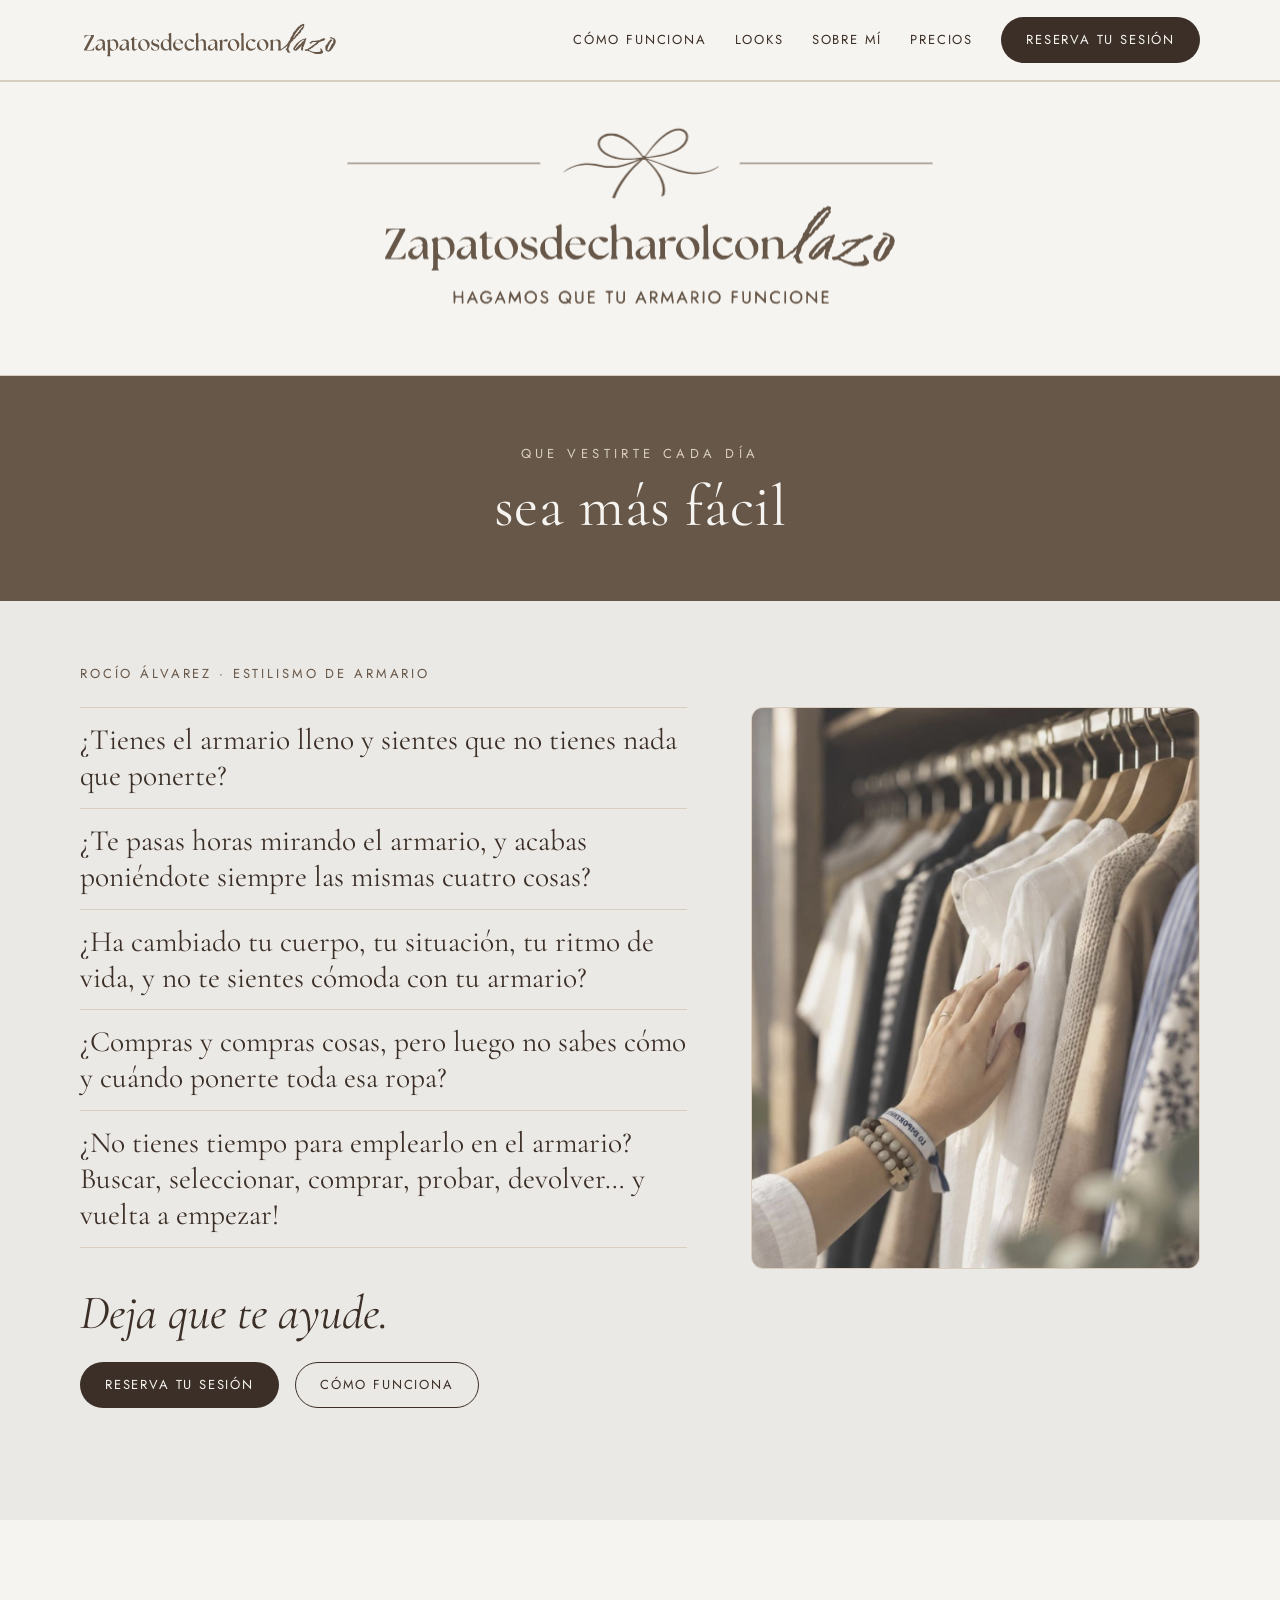
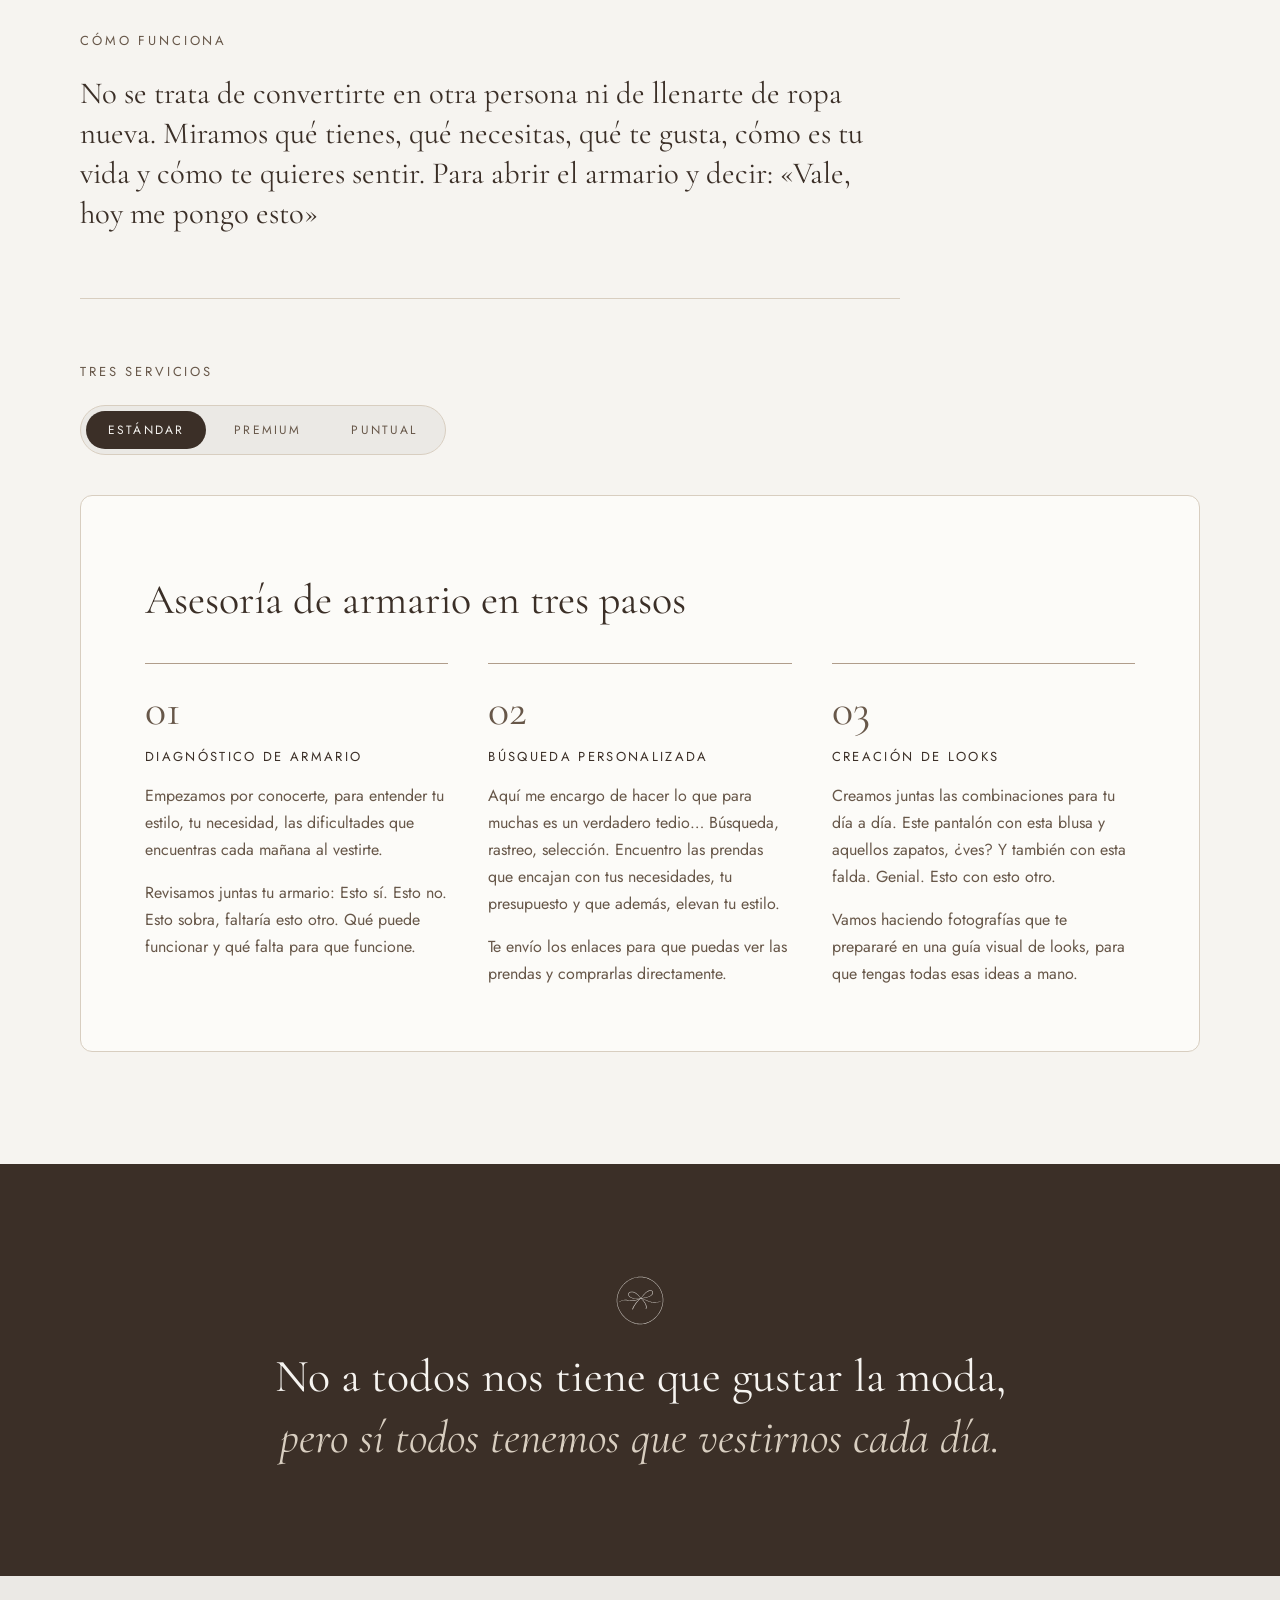
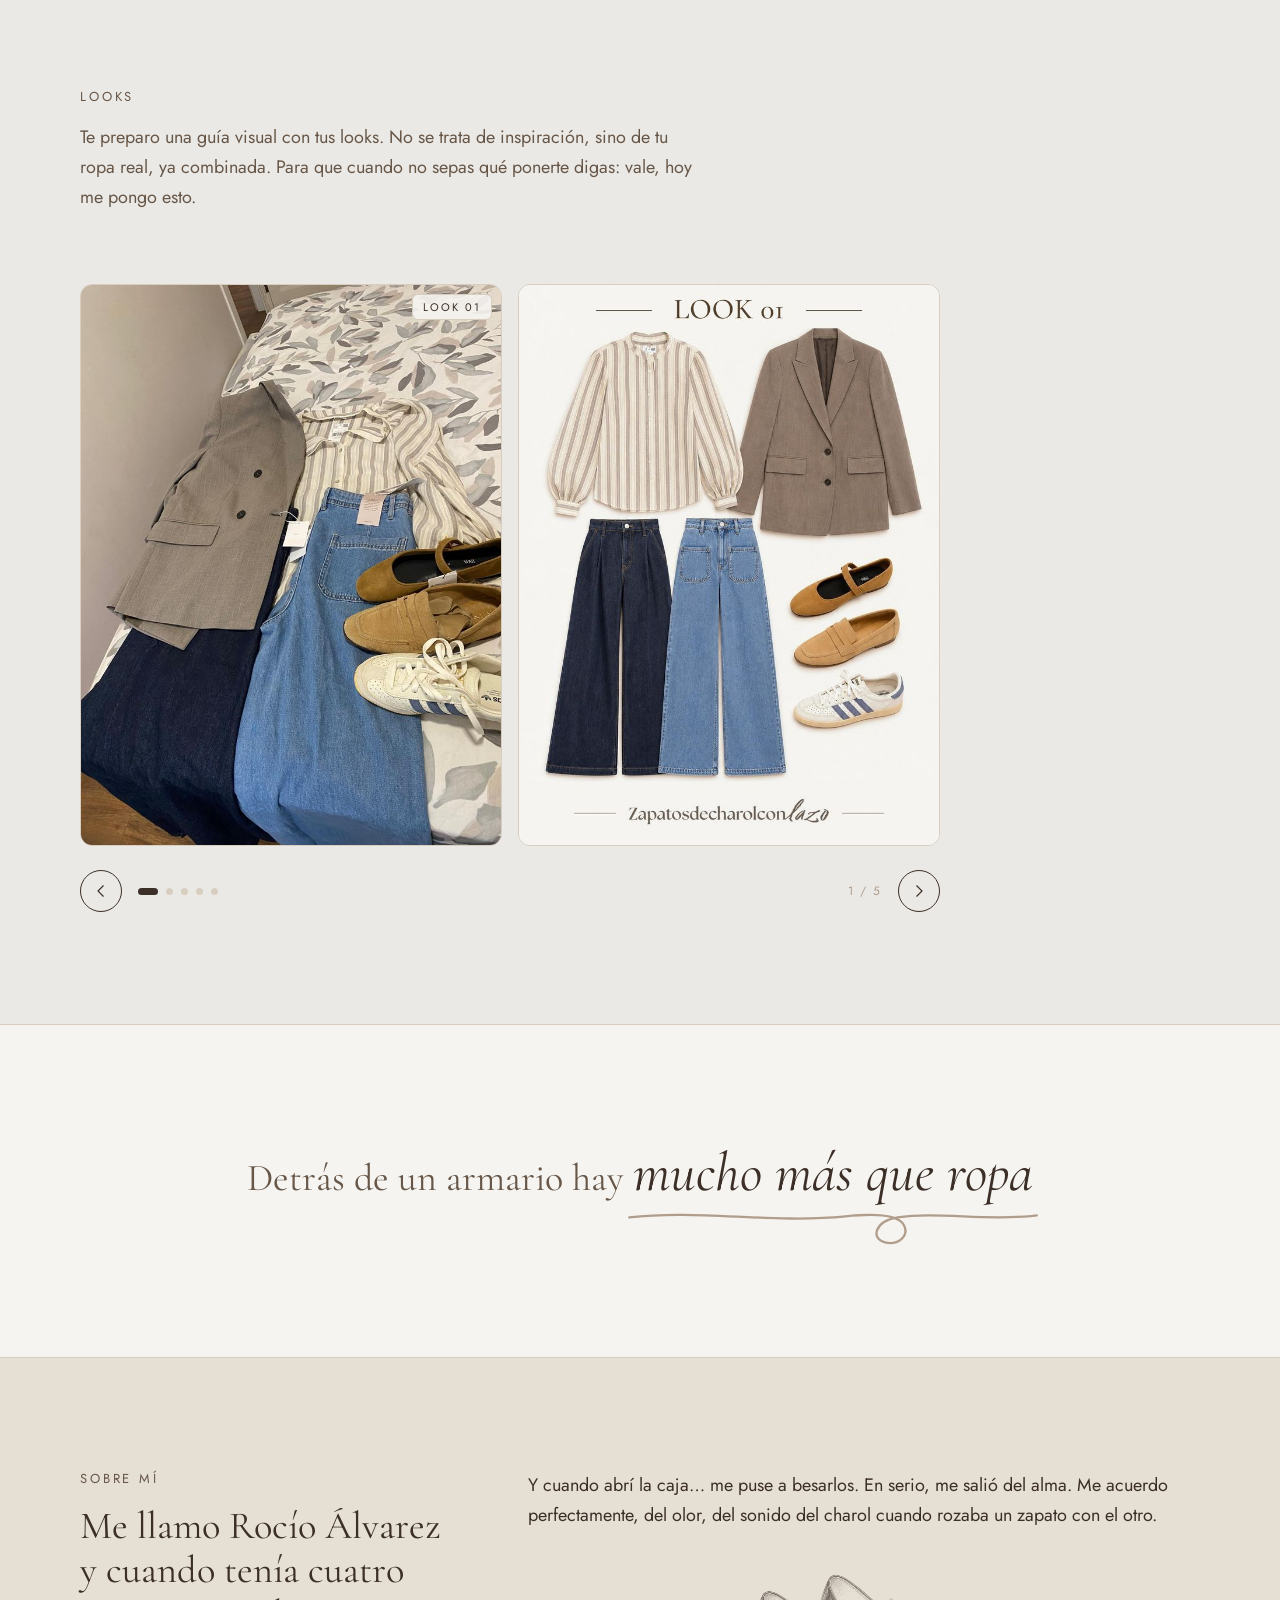
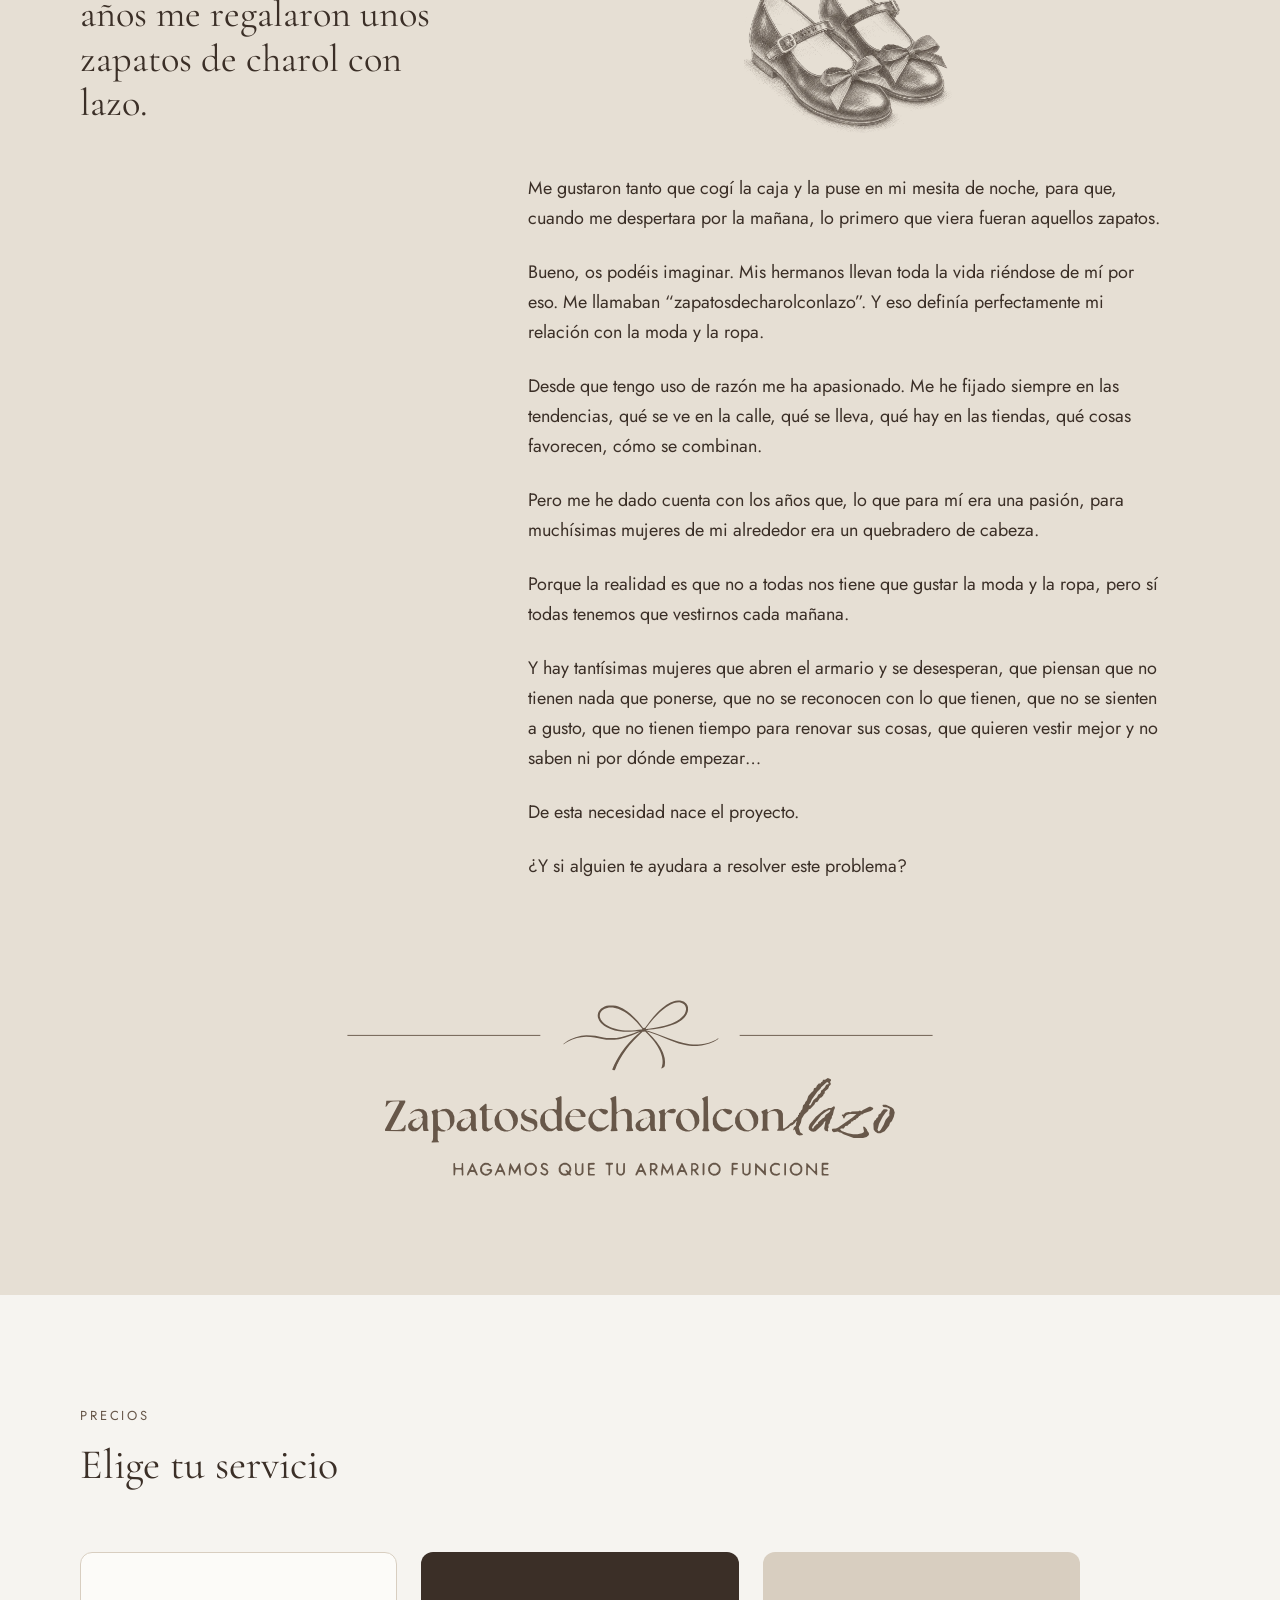
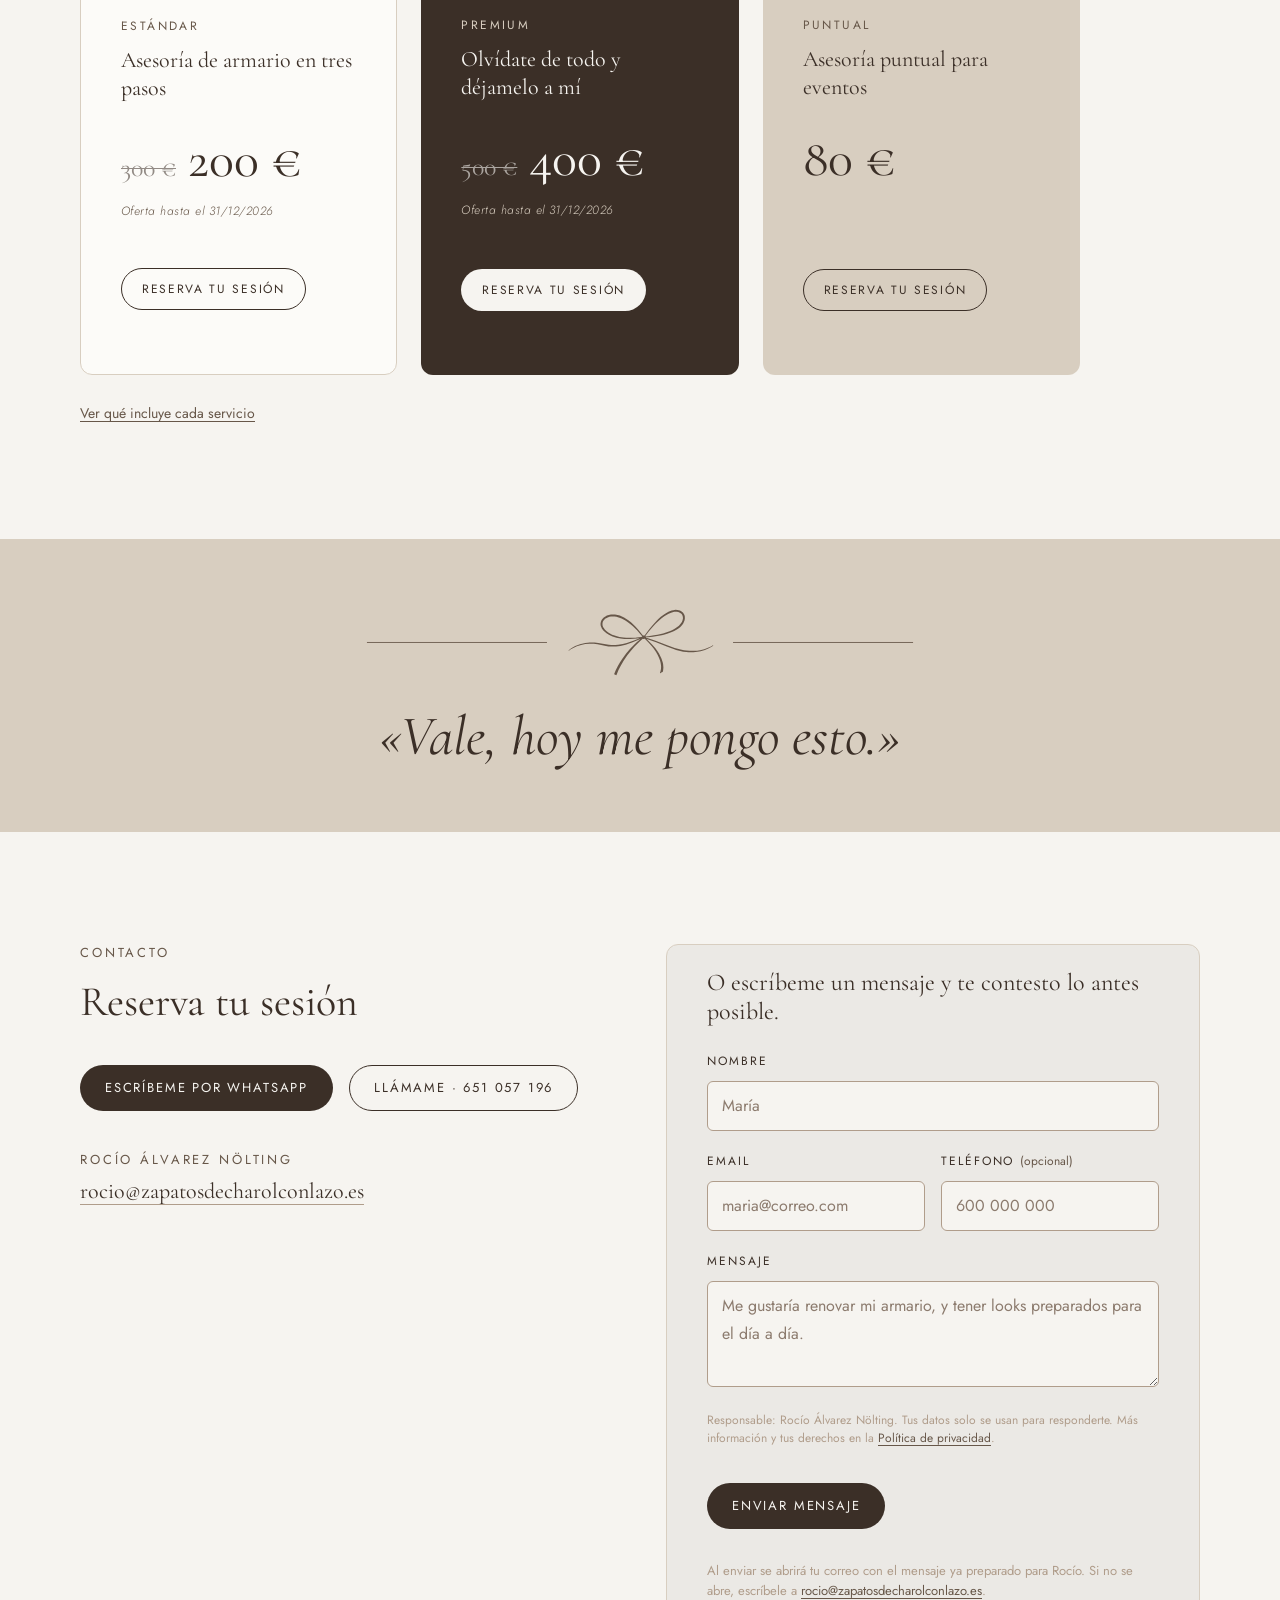
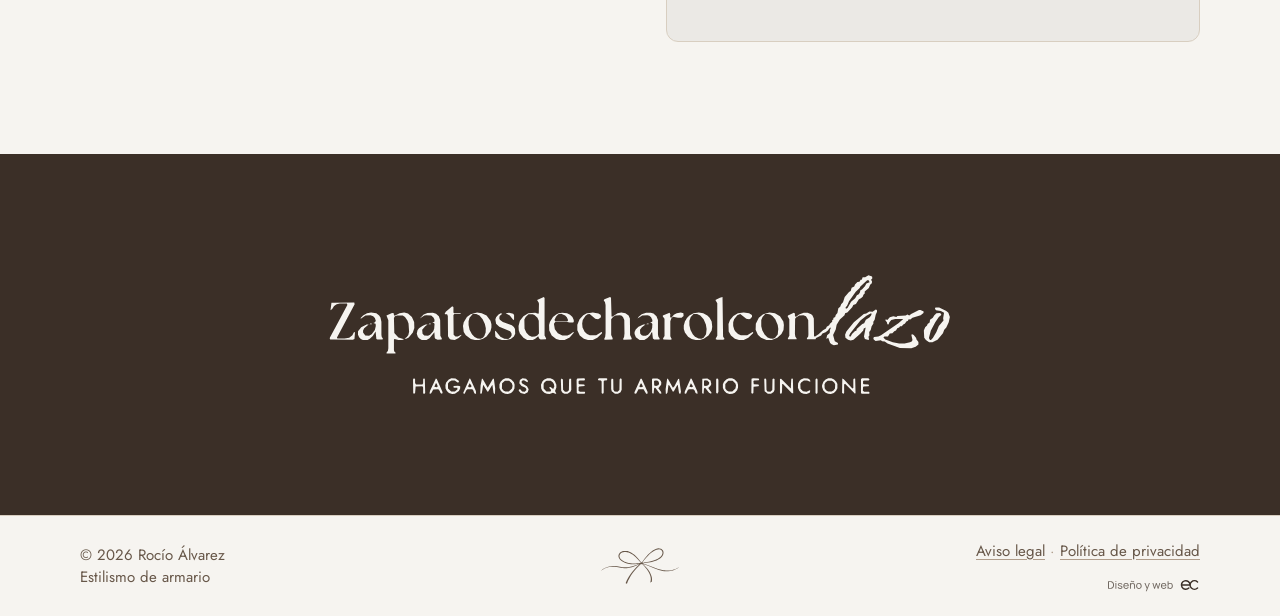
<file: index.html>
<!doctype html>
<html lang="es">
<head>
  <meta charset="utf-8">
  <meta name="viewport" content="width=device-width, initial-scale=1">
  <title>Zapatosdecharolconlazo · Rocío Álvarez · Estilismo de armario</title>
  <meta name="description" content="¿Armario lleno y nada que ponerte? Asesoría de armario en tres pasos y asesoría para eventos con Rocío Álvarez.">
  <meta name="theme-color" content="#EBE9E5">
  <meta property="og:title" content="Zapatosdecharolconlazo · Estilismo de armario">
  <meta property="og:description" content="Hagamos que tu armario funcione. Rocío Álvarez · Estilismo de armario.">
  <meta property="og:type" content="website">
  <meta property="og:locale" content="es_ES">
  <meta property="og:url" content="https://estebancalvobayarri.github.io/RocioAlvarez/">
  <meta property="og:site_name" content="Zapatosdecharolconlazo">
  <meta property="og:image" content="https://estebancalvobayarri.github.io/RocioAlvarez/assets/images/og-armario.jpg">
  <meta property="og:image:secure_url" content="https://estebancalvobayarri.github.io/RocioAlvarez/assets/images/og-armario.jpg">
  <meta property="og:image:type" content="image/jpeg">
  <meta property="og:image:width" content="1200">
  <meta property="og:image:height" content="630">
  <meta property="og:image:alt" content="Una mano repasa camisas y jerséis en tonos crudos y camel colgados en un armario">
  <meta name="twitter:card" content="summary_large_image">
  <meta name="twitter:image" content="https://estebancalvobayarri.github.io/RocioAlvarez/assets/images/og-armario.jpg">
  <link rel="icon" type="image/svg+xml" href="assets/logos/lazo-circulo-marron.svg">
  <link rel="preload" href="assets/fonts/jost.woff" as="font" type="font/woff" crossorigin>
  <link rel="preload" href="assets/fonts/cormorant-garamond.woff" as="font" type="font/woff" crossorigin>
  <link rel="stylesheet" href="css/styles.css?v=2026-11-17-zapatos">
</head>
<body>
  <a class="skip" href="#contenido">Saltar al contenido</a>

  <!-- CABECERA -->
  <!-- LOGOTIPO DE ENTRADA: al bajar, deja paso a la cabecera -->
  <div class="intro-logo" id="inicio">
    <svg class="lazo-anim intro-anim" role="img" aria-label="Zapatosdecharolconlazo · Hagamos que tu armario funcione" viewBox="120 36 650 206" focusable="false">
      <rect class="linea izq" x="128" y="81.4" width="209" height="1" fill="#675749"/>
      <rect class="linea der" x="553" y="81.4" width="209" height="1" fill="#675749"/>
      <svg x="362" y="44" width="168" height="76" viewBox="419.3 342.7 687.3 311" overflow="visible">
        <defs><mask id="mascara-lazo-intro" maskUnits="userSpaceOnUse" x="380" y="300" width="780" height="400"><path class="trazo t1" d="M771.8 467.7 L746.8 437.2 L714.3 405.7 L688.3 387.2 L660.8 374.2 L647.8 370.7 L634.3 369.2 L611.8 371.2 L600.8 375.2 L590.3 381.2 L583.3 388.2 L578.3 396.2 L576.3 402.7 L576.3 417.2 L581.3 429.7 L587.8 438.7 L606.3 454.2 L631.3 466.7 L657.3 474.2 L684.8 478.2 L724.8 478.2 L750.8 475.2 L757.8 475.2 L760.3 477.7 L763.8 477.7 L766.3 476.2 L772.3 475.7 L775.3 473.2" pathLength="1"/><path class="trazo t2" d="M781.3 467.7 L799.3 442.7 L826.8 410.2 L858.3 379.7 L885.8 360.7 L910.3 349.7 L920.8 347.2 L934.8 346.7 L944.3 348.7 L950.8 351.7 L962.8 363.7 L966.8 375.2 L966.8 385.7 L961.8 401.2 L957.3 408.7 L948.3 419.2 L928.3 434.7 L905.3 446.2 L870.8 457.7 L827.8 466.2 L784.8 471.7" pathLength="1"/><path class="trazo t3" d="M775.3 473.2 L772.3 475.7 L766.3 476.2 L762.8 478.2 L760.3 486.2 L724.3 520.7 L696.8 552.7 L680.3 575.7 L666.8 597.2 L651.8 625.2 L643.3 645.7 L639.8 647.7" pathLength="1"/><path class="trazo t3" d="M775.3 473.2 L776.8 472.2 L786.8 479.2 L788.8 483.7 L819.8 516.7 L839.3 543.2 L851.8 566.2 L856.8 577.7 L861.3 592.7 L863.8 610.2 L863.8 622.7 L862.3 632.2 L854.3 643.2" pathLength="1"/><path class="trazo t4" d="M775.3 473.2 L772.3 475.7 L760.3 477.7 L756.8 481.2 L696.3 503.2 L657.3 512.2 L615.3 513.2 L592.8 510.2 L556.8 502.7 L539.3 500.7 L516.3 500.7 L496.8 502.7 L476.3 507.2 L454.3 515.2 L435.3 525.2 L420.3 536.2" pathLength="1"/><path class="trazo t4" d="M775.3 473.2 L776.8 472.2 L786.3 479.2 L792.8 478.7 L819.3 487.7 L920.8 526.7 L953.3 535.7 L979.8 540.2 L1016.8 540.7 L1047.3 536.7 L1078.3 526.7 L1098.3 516.7 L1105.3 511.7" pathLength="1"/></mask></defs>
        <path fill="#675749" fill-rule="evenodd" mask="url(#mascara-lazo-intro)" d="M1106.7 512.0 L1106.0 511.0 L1105.0 511.0 L1096.0 516.7 L1076.0 526.0 L1064.0 530.0 L1045.0 534.7 L1029.7 537.0 L1016.7 538.0 L994.0 538.0 L979.7 536.7 L968.0 535.0 L951.7 531.7 L923.7 524.0 L888.3 511.7 L829.3 489.0 L797.3 478.0 L788.0 475.7 L786.7 474.7 L787.7 473.7 L792.7 473.7 L794.7 473.0 L819.3 470.3 L855.0 464.7 L868.0 462.0 L887.7 456.7 L910.3 448.7 L921.3 443.7 L934.0 436.7 L941.3 431.7 L949.3 425.0 L956.0 418.3 L962.7 409.7 L965.3 405.3 L969.3 396.3 L970.7 392.3 L972.0 383.7 L971.7 374.3 L970.7 370.0 L968.7 364.7 L963.7 357.0 L958.3 351.7 L954.7 349.0 L948.7 346.0 L937.0 343.0 L927.7 342.7 L917.0 344.0 L909.0 346.0 L894.0 352.0 L876.3 362.0 L857.7 376.0 L844.7 387.7 L834.7 397.7 L817.7 416.7 L802.7 435.0 L780.7 465.0 L778.3 464.3 L772.7 464.7 L749.7 435.7 L735.7 420.3 L716.0 402.0 L703.3 392.0 L683.0 379.0 L663.0 370.0 L652.7 367.0 L640.0 365.0 L621.0 365.0 L611.0 367.0 L601.7 370.0 L588.7 377.3 L585.3 380.0 L579.0 387.0 L576.0 391.7 L573.0 399.0 L571.3 408.3 L572.0 417.0 L573.0 421.3 L578.3 433.0 L585.7 442.7 L599.7 454.7 L611.0 461.7 L628.3 469.7 L647.0 475.7 L666.3 479.7 L684.7 481.7 L711.7 482.0 L745.0 479.7 L754.3 478.0 L755.3 478.3 L754.0 479.7 L751.7 480.0 L730.3 488.7 L696.3 500.0 L677.0 505.0 L654.7 509.0 L641.7 510.0 L622.3 510.0 L610.7 509.0 L596.3 507.0 L560.7 500.0 L543.3 498.0 L521.0 497.7 L498.3 500.0 L473.7 506.0 L451.0 515.0 L438.3 522.0 L430.7 527.0 L420.3 535.0 L419.3 537.3 L420.7 537.7 L430.3 530.7 L444.3 522.7 L459.0 516.0 L479.0 509.7 L498.7 505.7 L519.7 504.0 L539.3 504.7 L557.0 507.0 L591.3 514.0 L609.0 516.7 L622.3 517.7 L645.7 517.3 L665.7 514.7 L691.0 508.7 L721.0 498.7 L758.0 483.3 L758.3 483.7 L757.3 485.0 L744.3 496.0 L732.0 507.7 L710.0 530.3 L693.0 550.7 L675.0 575.3 L663.3 593.7 L654.3 609.3 L644.0 629.3 L635.7 649.0 L636.3 650.0 L646.3 653.7 L647.7 652.0 L656.7 629.3 L666.7 609.7 L681.0 585.0 L697.7 560.3 L712.0 541.7 L731.0 520.0 L757.3 493.7 L771.7 480.7 L774.0 481.7 L781.7 480.7 L798.0 497.0 L814.0 515.0 L823.7 527.3 L835.0 544.0 L843.0 558.0 L849.0 570.7 L854.0 584.3 L857.0 596.0 L859.0 610.3 L858.7 622.7 L856.0 636.3 L853.7 642.0 L853.7 643.7 L854.3 644.3 L855.3 644.3 L862.3 640.0 L866.7 638.3 L868.7 631.3 L870.0 617.7 L868.7 601.3 L866.7 592.3 L860.7 574.3 L849.7 552.0 L843.7 542.3 L833.0 527.3 L815.0 506.0 L791.0 482.3 L791.0 481.0 L835.3 496.7 L888.7 518.7 L918.3 529.7 L930.3 533.7 L949.3 538.7 L964.0 541.7 L978.3 543.7 L989.7 544.7 L1012.3 544.7 L1031.7 542.7 L1047.0 539.7 L1067.0 533.7 L1085.7 525.7 L1101.3 516.7 L1106.0 513.3ZM582.0 401.0 L584.0 396.3 L587.0 391.7 L593.3 385.3 L602.7 379.7 L613.7 376.0 L621.0 374.7 L638.7 374.7 L647.0 376.0 L661.3 379.7 L671.3 383.7 L687.3 392.0 L699.7 400.0 L715.3 412.0 L725.3 420.7 L744.7 440.0 L769.0 468.0 L768.7 470.3 L767.7 471.3 L764.7 472.0 L742.7 474.0 L738.0 475.0 L723.7 476.0 L693.0 476.0 L680.0 474.7 L661.3 471.7 L645.7 467.7 L634.7 464.0 L626.3 460.7 L608.0 450.7 L599.0 443.7 L592.7 437.7 L585.0 427.0 L581.7 419.0 L580.7 414.7 L580.7 407.0ZM959.7 367.3 L962.3 375.0 L963.0 383.0 L961.0 392.3 L957.7 400.3 L951.7 409.3 L943.7 418.0 L934.0 426.0 L921.7 434.0 L911.0 439.7 L896.3 446.0 L868.3 455.0 L842.0 461.0 L825.7 464.0 L798.3 468.0 L797.0 468.7 L788.0 469.7 L785.0 469.3 L785.0 466.3 L800.3 446.3 L817.7 425.7 L832.7 409.3 L846.7 395.7 L860.0 384.0 L876.0 372.0 L894.7 361.0 L910.0 354.7 L921.7 352.0 L933.0 351.3 L940.7 352.7 L948.3 356.0 L953.7 359.7 L956.7 362.7Z"/>
      </svg>
      <image href="assets/logos/logotipo-lema-marron.svg" x="160" y="120" width="570" height="122"/>
    </svg>
  </div>

  <header class="site-header">
    <div class="wrap header-inner">
      <a class="brand" href="#inicio" aria-label="Zapatosdecharolconlazo, inicio">
        <img class="logo" data-logo src="assets/logos/logotipo-marron.svg" alt="Zapatosdecharolconlazo" width="230" height="35">
      </a>
      <button class="menu-toggle" aria-expanded="false" aria-controls="menu">
        <span class="sr-only">Abrir menú</span><span class="bar"></span><span class="bar"></span>
      </button>
      <nav class="menu" id="menu" aria-label="Principal">
        <a href="#servicios">Cómo funciona</a>
        <a href="#antes-despues">Looks</a>
        <a href="#sobre-mi">Sobre mí</a>
        <a href="#precios">Precios</a>
        <a class="btn btn-primary" href="#reserva">Reserva tu sesión</a>
      </nav>
    </div>
  </header>

  <main id="contenido">

    <!-- FRASE DE PORTADA (justo bajo el logotipo grande) -->
    <section class="frase-portada fp-v2 fp-escritorio">
      <div class="wrap">
        <p class="fp-texto"><span class="fp-a">Que vestirte cada día</span> <span class="fp-b">sea más fácil</span></p>
      </div>
    </section>

    <!-- PORTADA: LAS PREGUNTAS -->
    <section class="hero hero-v2">
      <div class="wrap hero-inner">
        <div class="hero-text">
          <h1 class="sr-only">Zapatosdecharolconlazo · Rocío Álvarez, estilismo de armario</h1>
          <ul class="preguntas">
            <li>¿Tienes el armario lleno y sientes que no tienes nada que ponerte?</li>
            <li>¿Te pasas horas mirando el armario, y acabas poniéndote siempre las mismas cuatro cosas?</li>
            <li>¿Ha cambiado tu cuerpo, tu situación, tu ritmo de vida, y no te sientes cómoda con tu armario?</li>
            <li>¿Compras y compras cosas, pero luego no sabes cómo y cuándo ponerte toda esa ropa?</li>
            <li>¿No tienes tiempo para emplearlo en el armario? Buscar, seleccionar, comprar, probar, devolver… y vuelta a empezar!</li>
          </ul>
          <p class="rotulo hero-firma">Rocío Álvarez · Estilismo de armario</p>
          <p class="ayuda">Deja que te ayude.</p>
          <div class="actions">
            <a class="btn btn-primary" href="#reserva">Reserva tu sesión</a>
            <a class="btn btn-secondary" href="#servicios">Cómo funciona</a>
          </div>
        </div>
        <figure class="hero-photo">
          <img src="assets/images/web/armario.jpg" alt="Una mano repasa camisas y jerséis en tonos crudos, camel y blanco colgados en un armario" width="1200" height="1423">
        </figure>
        <!-- En móvil la frase va bajo la foto del armario -->
        <div class="frase-portada fp-v2 fp-movil">
          <p class="fp-texto"><span class="fp-a">Que vestirte cada día</span> <span class="fp-b">sea más fácil</span></p>
        </div>
      </div>
    </section>

    <!-- SERVICIOS -->
    <section class="section" id="servicios">
      <div class="wrap">
        <div class="como-funciona">
          <h2 class="rotulo">Cómo funciona</h2>
          <p class="como-texto">No se trata de convertirte en otra persona ni de llenarte de ropa nueva. Miramos qué tienes, qué necesitas, qué te gusta, cómo es tu vida y cómo te quieres sentir. Para abrir el armario y decir: «Vale, hoy me pongo esto»</p>
        </div>
        <div class="servicios" id="servicios-lista">
          <p class="rotulo">Tres servicios</p>
          <div class="tabs" role="tablist" aria-label="Servicios">
            <button class="tab-servicio" role="tab" id="tab-estandar" aria-controls="panel-estandar" aria-selected="true">Estándar</button>
            <button class="tab-servicio" role="tab" id="tab-premium" aria-controls="panel-premium" aria-selected="false" tabindex="-1">Premium</button>
            <button class="tab-servicio" role="tab" id="tab-puntual" aria-controls="panel-puntual" aria-selected="false" tabindex="-1">Puntual</button>
          </div>

          <div class="panel" role="tabpanel" id="panel-estandar" aria-labelledby="tab-estandar">
            <h2 class="h1">Asesoría de armario en tres pasos</h2>
          <ol class="pasos">
            <li class="paso">
              <details class="paso-detalle">
                <summary>
                  <span class="num">01</span>
                  <span class="paso-cabeza"><h3 class="rotulo">Diagnóstico de armario</h3><span class="paso-mas" aria-hidden="true"></span></span>
                </summary>
                <div class="paso-cuerpo">
                  <p>Empezamos por conocerte, para entender tu estilo, tu necesidad, las dificultades que encuentras cada mañana al vestirte.</p>
                  <p>Revisamos juntas tu armario: Esto sí. Esto no. Esto sobra, faltaría esto otro. Qué puede funcionar y qué falta para que funcione.</p>
                </div>
              </details>
            </li>
            <li class="paso">
              <details class="paso-detalle">
                <summary>
                  <span class="num">02</span>
                  <span class="paso-cabeza"><h3 class="rotulo">Búsqueda personalizada</h3><span class="paso-mas" aria-hidden="true"></span></span>
                </summary>
                <div class="paso-cuerpo">
                  <p>Aquí me encargo de hacer lo que para muchas es un verdadero tedio… Búsqueda, rastreo, selección. Encuentro las prendas que encajan con tus necesidades, tu presupuesto y que además, elevan tu estilo.</p>
                  <p>Te envío los enlaces para que puedas ver las prendas y comprarlas directamente.</p>
                </div>
              </details>
            </li>
            <li class="paso">
              <details class="paso-detalle">
                <summary>
                  <span class="num">03</span>
                  <span class="paso-cabeza"><h3 class="rotulo">Creación de looks</h3><span class="paso-mas" aria-hidden="true"></span></span>
                </summary>
                <div class="paso-cuerpo">
                  <p>Creamos juntas las combinaciones para tu día a día. Este pantalón con esta blusa y aquellos zapatos, ¿ves? Y también con esta falda. Genial. Esto con esto otro.</p>
                  <p>Vamos haciendo fotografías que te prepararé en una guía visual de looks, para que tengas todas esas ideas a mano.</p>
                </div>
              </details>
            </li>
          </ol>
          </div>

          <div class="panel" role="tabpanel" id="panel-premium" aria-labelledby="tab-premium">
          <article class="evento evento-premium">
            <div class="evento-head">
              <h2 class="h1">Olvídate de todo y déjamelo a mí.</h2>
            </div>
            <div class="evento-texto">
              <p>Compro todas las prendas que consideremos y también me encargo de devolver las que no queramos.</p>
              <p>Además, tendremos una sesión de shopping juntas para completar todo aquello que falte!</p>
              <div class="actions">
                <a class="btn btn-light" href="#reserva">Reserva tu sesión</a>
              </div>
            </div>
          </article>
          </div>

          <div class="panel" role="tabpanel" id="panel-puntual" aria-labelledby="tab-puntual">
          <article class="evento evento-puntual">
            <div class="evento-head">
              <h2 class="h1">Asesoría puntual para eventos</h2>
            </div>
            <div class="evento-texto">
              <p>Tienes cualquier evento: boda, comunión, entrevista, cena importante… y no sabes qué ponerte. Partimos de lo que ya tienes, busco lo que falta y te dejo el look completo, con zapatos y complementos.</p>
              <div class="actions">
                <a class="btn btn-secondary" href="https://wa.me/34651057196?text=Hola%20Roc%C3%ADo%2C%20tengo%20un%20evento%20y%20me%20gustar%C3%ADa%20que%20me%20ayudaras" target="_blank" rel="noopener">Cuéntame tu evento</a>
              </div>
            </div>
          </article>
          </div>
        </div>
      </div>
    </section>

    <!-- FRASE 1 -->
    <section class="frase-moda" aria-label="Frase">
      <div class="wrap">
        <img class="frase-lazo" src="assets/logos/lazo-circulo-blanco.svg" alt="" width="56" height="56">
        <p><span>No a todos nos tiene que gustar la moda,</span> <em>pero sí todos tenemos que vestirnos cada día.</em></p>
      </div>
    </section>

    <!-- LOOKS -->
    <section class="section antes-despues" id="antes-despues">
      <div class="wrap">
        <div class="section-head">
          <p class="rotulo">LOOKS</p>
          <!-- <h2 class="h1">Looks</h2> -->
          <p class="lead narrow">Te preparo una guía visual con tus looks. No se trata de inspiración, sino de tu ropa real, ya combinada. Para que cuando no sepas qué ponerte digas: vale, hoy me pongo esto.</p>
        </div>
        <div class="carrusel ver-despues" aria-roledescription="carrusel" aria-label="Antes y después">
          <div class="carrusel-cabecera">
            <!-- <button type="button" class="tab" data-ver="antes" aria-pressed="false">Antes</button>
            <button type="button" class="tab activa" data-ver="despues" aria-pressed="true">Después</button> -->
            <span class="tab-pista">Toca la foto</span>
          </div>
          <div class="carrusel-pista" tabindex="0">
            <figure class="slide" aria-roledescription="look" aria-label="Look 1 de 5">
              <div class="slide-fotos">
                <div class="foto-antes"><span class="look-nombre">Look 01</span><img src="assets/images/web/look-01-antes.jpg" alt="Antes: blazer gris, camisa de rayas, vaqueros oscuros y claros, bailarinas, mocasines y zapatillas sobre la cama" width="720" height="960"></div>
                <img class="foto-despues" src="assets/images/web/look-01-despues.jpg" alt="Después: look 01 con la camisa de rayas, la blazer gris, los dos vaqueros y los tres pares de zapatos" width="720" height="960">
              </div>
              
            </figure>
            <figure class="slide" aria-roledescription="look" aria-label="Look 2 de 5">
              <div class="slide-fotos">
                <div class="foto-antes"><span class="look-nombre">Look 02</span><img src="assets/images/web/look-02-antes.jpg" alt="Antes: camisa vaquera, jersey crudo, camiseta blanca, pantalón negro y zapatos sobre la cama" width="720" height="960" loading="lazy"></div>
                <img class="foto-despues" src="assets/images/web/look-02-despues.jpg" alt="Después: look 02 con camisa vaquera, jersey crudo, camiseta blanca, pantalón negro de pinzas y cuatro pares de zapatos" width="720" height="960" loading="lazy">
              </div>
              
            </figure>
            <figure class="slide" aria-roledescription="look" aria-label="Look 3 de 5">
              <div class="slide-fotos">
                <div class="foto-antes"><span class="look-nombre">Look 03</span><img src="assets/images/web/look-03-antes.jpg" alt="Antes: blazer negra, camisa vaquera, camiseta blanca, pantalón negro y zapatos sobre la cama" width="720" height="960" loading="lazy"></div>
                <img class="foto-despues" src="assets/images/web/look-03-despues.jpg" alt="Después: look 03 con blazer negra sobre camisa vaquera y camiseta blanca, pantalón negro y cuatro pares de zapatos" width="720" height="960" loading="lazy">
              </div>
              
            </figure>
            <figure class="slide" aria-roledescription="look" aria-label="Look 4 de 5">
              <div class="slide-fotos">
                <div class="foto-antes"><span class="look-nombre">Look 04</span><img src="assets/images/web/look-04-antes.jpg" alt="Antes: jersey camel de pico, chaqueta beige, falda negra larga y tres pares de zapatos sobre la cama" width="720" height="960" loading="lazy"></div>
                <img class="foto-despues" src="assets/images/web/look-04-despues.jpg" alt="Después: look 04 con el jersey camel, la falda negra, la chaqueta beige, merceditas y zapatillas" width="720" height="960" loading="lazy">
              </div>
              
            </figure>
            <figure class="slide" aria-roledescription="look" aria-label="Look 5 de 5">
              <div class="slide-fotos">
                <div class="foto-antes"><span class="look-nombre">Look 05</span><img src="assets/images/web/look-05-antes.jpg" alt="Antes: blazer negra, camiseta blanca, jersey rojo, pantalón caqui y zapatos sobre la cama" width="720" height="960" loading="lazy"></div>
                <img class="foto-despues" src="assets/images/web/look-05-despues.jpg" alt="Después: look 05 con camiseta blanca, jersey rojo, pantalón caqui de pinzas, blazer negra y tres pares de zapatos" width="720" height="960" loading="lazy">
              </div>
              
            </figure>
          </div>
          <div class="carrusel-nav">
            <button type="button" class="carrusel-flecha" data-dir="-1" aria-label="Look anterior"><svg viewBox="0 0 24 24" width="18" height="18" aria-hidden="true"><path d="M15 5l-7 7 7 7" fill="none" stroke="currentColor" stroke-width="1.5" stroke-linecap="round" stroke-linejoin="round"/></svg></button>
            <div class="carrusel-puntos"></div>
            <span class="carrusel-contador" aria-live="polite">1 / 5</span>
            <button type="button" class="carrusel-flecha" data-dir="1" aria-label="Look siguiente"><svg viewBox="0 0 24 24" width="18" height="18" aria-hidden="true"><path d="M9 5l7 7-7 7" fill="none" stroke="currentColor" stroke-width="1.5" stroke-linecap="round" stroke-linejoin="round"/></svg></button>
          </div>
        </div>
      </div>
    </section>

    <!-- FRASE 2 -->
    <section class="frase-ropa" aria-label="Frase">
      <div class="wrap">
        <p>Detrás de un armario hay <em>mucho más que ropa<svg class="trazo-mano" viewBox="0 0 400 44" aria-hidden="true"><path pathLength="1" d="M4 12 C 70 4, 140 18, 212 11 C 240 8, 262 9, 268 19 C 274 30, 262 39, 250 36 C 236 32, 240 16, 262 12 C 300 6, 350 16, 396 10" fill="none" stroke="currentColor" stroke-width="2.2" stroke-linecap="round" stroke-linejoin="round"/></svg></em></p>
      </div>
    </section>

    <!-- SOY ROCÍO ÁLVAREZ -->
    <section class="section historia" id="sobre-mi">
      <div class="wrap historia-inner">
        <div class="historia-head">
          <p class="rotulo">Sobre mí</p>
          <h2 class="historia-primera">Me llamo Rocío Álvarez y cuando tenía cuatro años me regalaron unos zapatos de charol con lazo.</h2>
        </div>
        <div class="historia-texto">
          <p class="primer-parrafo">Y cuando abrí la caja… <button type="button" class="seguir-leyendo" aria-expanded="false">Seguir leyendo</button><span class="parrafo-resto">me puse a besarlos. En serio, me salió del alma. Me acuerdo perfectamente, del olor, del sonido del charol cuando rozaba un zapato con el otro.</span></p>
          <figure class="historia-dibujo">
            <img src="assets/images/web/zapatos-charol.webp" alt="Dibujo a lápiz de unos zapatos de charol con hebilla y lazo" width="800" height="627" loading="lazy">
          </figure>
          <p>Me gustaron tanto que cogí la caja y la puse en mi mesita de noche, para que, cuando me despertara por la mañana, lo primero que viera fueran aquellos zapatos.</p>
          <p>Bueno, os podéis imaginar. Mis hermanos llevan toda la vida riéndose de mí por eso. Me llamaban “zapatosdecharolconlazo”. Y eso definía perfectamente mi relación con la moda y la ropa.</p>
          <p>Desde que tengo uso de razón me ha apasionado. Me he fijado siempre en las tendencias, qué se ve en la calle, qué se lleva, qué hay en las tiendas, qué cosas favorecen, cómo se combinan.</p>
          <p>Pero me he dado cuenta con los años que, lo que para mí era una pasión, para muchísimas mujeres de mi alrededor era un quebradero de cabeza.</p>
          <p>Porque la realidad es que no a todas nos tiene que gustar la moda y la ropa, pero sí todas tenemos que vestirnos cada mañana.</p>
          <p>Y hay tantísimas mujeres que abren el armario y se desesperan, que piensan que no tienen nada que ponerse, que no se reconocen con lo que tienen, que no se sienten a gusto, que no tienen tiempo para renovar sus cosas, que quieren vestir mejor y no saben ni por dónde empezar…</p>
          <p>De esta necesidad nace el proyecto.</p>
          <p>¿Y si alguien te ayudara a resolver este problema?</p>
          <button type="button" class="mostrar-menos">Mostrar menos</button>
        </div>
      </div>
      <div class="wrap historia-firma">
        <div class="hero-logo" aria-hidden="true">
          <svg class="lazo-anim lazo-estatico" viewBox="120 36 650 206" aria-hidden="true" focusable="false">
            <rect class="linea izq" x="128" y="81.4" width="209" height="1" fill="#675749"/>
            <rect class="linea der" x="553" y="81.4" width="209" height="1" fill="#675749"/>
            <svg x="362" y="44" width="168" height="76" viewBox="419.3 342.7 687.3 311" overflow="visible">
              <defs><mask id="mascara-lazo" maskUnits="userSpaceOnUse" x="380" y="300" width="780" height="400"><path class="trazo t1" d="M771.8 467.7 L746.8 437.2 L714.3 405.7 L688.3 387.2 L660.8 374.2 L647.8 370.7 L634.3 369.2 L611.8 371.2 L600.8 375.2 L590.3 381.2 L583.3 388.2 L578.3 396.2 L576.3 402.7 L576.3 417.2 L581.3 429.7 L587.8 438.7 L606.3 454.2 L631.3 466.7 L657.3 474.2 L684.8 478.2 L724.8 478.2 L750.8 475.2 L757.8 475.2 L760.3 477.7 L763.8 477.7 L766.3 476.2 L772.3 475.7 L775.3 473.2" pathLength="1"/><path class="trazo t2" d="M781.3 467.7 L799.3 442.7 L826.8 410.2 L858.3 379.7 L885.8 360.7 L910.3 349.7 L920.8 347.2 L934.8 346.7 L944.3 348.7 L950.8 351.7 L962.8 363.7 L966.8 375.2 L966.8 385.7 L961.8 401.2 L957.3 408.7 L948.3 419.2 L928.3 434.7 L905.3 446.2 L870.8 457.7 L827.8 466.2 L784.8 471.7" pathLength="1"/><path class="trazo t3" d="M775.3 473.2 L772.3 475.7 L766.3 476.2 L762.8 478.2 L760.3 486.2 L724.3 520.7 L696.8 552.7 L680.3 575.7 L666.8 597.2 L651.8 625.2 L643.3 645.7 L639.8 647.7" pathLength="1"/><path class="trazo t3" d="M775.3 473.2 L776.8 472.2 L786.8 479.2 L788.8 483.7 L819.8 516.7 L839.3 543.2 L851.8 566.2 L856.8 577.7 L861.3 592.7 L863.8 610.2 L863.8 622.7 L862.3 632.2 L854.3 643.2" pathLength="1"/><path class="trazo t4" d="M775.3 473.2 L772.3 475.7 L760.3 477.7 L756.8 481.2 L696.3 503.2 L657.3 512.2 L615.3 513.2 L592.8 510.2 L556.8 502.7 L539.3 500.7 L516.3 500.7 L496.8 502.7 L476.3 507.2 L454.3 515.2 L435.3 525.2 L420.3 536.2" pathLength="1"/><path class="trazo t4" d="M775.3 473.2 L776.8 472.2 L786.3 479.2 L792.8 478.7 L819.3 487.7 L920.8 526.7 L953.3 535.7 L979.8 540.2 L1016.8 540.7 L1047.3 536.7 L1078.3 526.7 L1098.3 516.7 L1105.3 511.7" pathLength="1"/></mask></defs>
              <path fill="#675749" fill-rule="evenodd" mask="url(#mascara-lazo)" d="M1106.7 512.0 L1106.0 511.0 L1105.0 511.0 L1096.0 516.7 L1076.0 526.0 L1064.0 530.0 L1045.0 534.7 L1029.7 537.0 L1016.7 538.0 L994.0 538.0 L979.7 536.7 L968.0 535.0 L951.7 531.7 L923.7 524.0 L888.3 511.7 L829.3 489.0 L797.3 478.0 L788.0 475.7 L786.7 474.7 L787.7 473.7 L792.7 473.7 L794.7 473.0 L819.3 470.3 L855.0 464.7 L868.0 462.0 L887.7 456.7 L910.3 448.7 L921.3 443.7 L934.0 436.7 L941.3 431.7 L949.3 425.0 L956.0 418.3 L962.7 409.7 L965.3 405.3 L969.3 396.3 L970.7 392.3 L972.0 383.7 L971.7 374.3 L970.7 370.0 L968.7 364.7 L963.7 357.0 L958.3 351.7 L954.7 349.0 L948.7 346.0 L937.0 343.0 L927.7 342.7 L917.0 344.0 L909.0 346.0 L894.0 352.0 L876.3 362.0 L857.7 376.0 L844.7 387.7 L834.7 397.7 L817.7 416.7 L802.7 435.0 L780.7 465.0 L778.3 464.3 L772.7 464.7 L749.7 435.7 L735.7 420.3 L716.0 402.0 L703.3 392.0 L683.0 379.0 L663.0 370.0 L652.7 367.0 L640.0 365.0 L621.0 365.0 L611.0 367.0 L601.7 370.0 L588.7 377.3 L585.3 380.0 L579.0 387.0 L576.0 391.7 L573.0 399.0 L571.3 408.3 L572.0 417.0 L573.0 421.3 L578.3 433.0 L585.7 442.7 L599.7 454.7 L611.0 461.7 L628.3 469.7 L647.0 475.7 L666.3 479.7 L684.7 481.7 L711.7 482.0 L745.0 479.7 L754.3 478.0 L755.3 478.3 L754.0 479.7 L751.7 480.0 L730.3 488.7 L696.3 500.0 L677.0 505.0 L654.7 509.0 L641.7 510.0 L622.3 510.0 L610.7 509.0 L596.3 507.0 L560.7 500.0 L543.3 498.0 L521.0 497.7 L498.3 500.0 L473.7 506.0 L451.0 515.0 L438.3 522.0 L430.7 527.0 L420.3 535.0 L419.3 537.3 L420.7 537.7 L430.3 530.7 L444.3 522.7 L459.0 516.0 L479.0 509.7 L498.7 505.7 L519.7 504.0 L539.3 504.7 L557.0 507.0 L591.3 514.0 L609.0 516.7 L622.3 517.7 L645.7 517.3 L665.7 514.7 L691.0 508.7 L721.0 498.7 L758.0 483.3 L758.3 483.7 L757.3 485.0 L744.3 496.0 L732.0 507.7 L710.0 530.3 L693.0 550.7 L675.0 575.3 L663.3 593.7 L654.3 609.3 L644.0 629.3 L635.7 649.0 L636.3 650.0 L646.3 653.7 L647.7 652.0 L656.7 629.3 L666.7 609.7 L681.0 585.0 L697.7 560.3 L712.0 541.7 L731.0 520.0 L757.3 493.7 L771.7 480.7 L774.0 481.7 L781.7 480.7 L798.0 497.0 L814.0 515.0 L823.7 527.3 L835.0 544.0 L843.0 558.0 L849.0 570.7 L854.0 584.3 L857.0 596.0 L859.0 610.3 L858.7 622.7 L856.0 636.3 L853.7 642.0 L853.7 643.7 L854.3 644.3 L855.3 644.3 L862.3 640.0 L866.7 638.3 L868.7 631.3 L870.0 617.7 L868.7 601.3 L866.7 592.3 L860.7 574.3 L849.7 552.0 L843.7 542.3 L833.0 527.3 L815.0 506.0 L791.0 482.3 L791.0 481.0 L835.3 496.7 L888.7 518.7 L918.3 529.7 L930.3 533.7 L949.3 538.7 L964.0 541.7 L978.3 543.7 L989.7 544.7 L1012.3 544.7 L1031.7 542.7 L1047.0 539.7 L1067.0 533.7 L1085.7 525.7 L1101.3 516.7 L1106.0 513.3ZM582.0 401.0 L584.0 396.3 L587.0 391.7 L593.3 385.3 L602.7 379.7 L613.7 376.0 L621.0 374.7 L638.7 374.7 L647.0 376.0 L661.3 379.7 L671.3 383.7 L687.3 392.0 L699.7 400.0 L715.3 412.0 L725.3 420.7 L744.7 440.0 L769.0 468.0 L768.7 470.3 L767.7 471.3 L764.7 472.0 L742.7 474.0 L738.0 475.0 L723.7 476.0 L693.0 476.0 L680.0 474.7 L661.3 471.7 L645.7 467.7 L634.7 464.0 L626.3 460.7 L608.0 450.7 L599.0 443.7 L592.7 437.7 L585.0 427.0 L581.7 419.0 L580.7 414.7 L580.7 407.0ZM959.7 367.3 L962.3 375.0 L963.0 383.0 L961.0 392.3 L957.7 400.3 L951.7 409.3 L943.7 418.0 L934.0 426.0 L921.7 434.0 L911.0 439.7 L896.3 446.0 L868.3 455.0 L842.0 461.0 L825.7 464.0 L798.3 468.0 L797.0 468.7 L788.0 469.7 L785.0 469.3 L785.0 466.3 L800.3 446.3 L817.7 425.7 L832.7 409.3 L846.7 395.7 L860.0 384.0 L876.0 372.0 L894.7 361.0 L910.0 354.7 L921.7 352.0 L933.0 351.3 L940.7 352.7 L948.3 356.0 L953.7 359.7 L956.7 362.7Z"/>
            </svg>
            <image href="assets/logos/logotipo-lema-marron.svg" x="160" y="120" width="570" height="122"/>
          </svg>
        </div>
      </div>
    </section>

    <!-- PRECIOS -->
    <section class="section precios" id="precios">
      <div class="wrap">
        <div class="section-head">
          <p class="rotulo">Precios</p>
          <h2 class="h1">Elige tu servicio</h2>
        </div>
        <div class="precios-grid">
          <article class="precio precio-estandar" data-promo-hasta="2026-12-31">
            <p class="precio-nombre">Estándar</p>
            <p class="precio-servicio">Asesoría de armario en tres pasos</p>
            <p class="precio-cifra"><span class="precio-antes" aria-label="Antes 300 euros">300 €</span> <span class="precio-ahora">200 €</span></p>
            <p class="precio-promo">Oferta hasta el 31/12/2026</p>
            <a class="btn btn-secondary" href="#reserva">Reserva tu sesión</a>
          </article>
          <article class="precio precio-premium" data-promo-hasta="2026-12-31">
            <p class="precio-nombre">Premium</p>
            <p class="precio-servicio">Olvídate de todo y déjamelo a mí</p>
            <p class="precio-cifra"><span class="precio-antes" aria-label="Antes 500 euros">500 €</span> <span class="precio-ahora">400 €</span></p>
            <p class="precio-promo">Oferta hasta el 31/12/2026</p>
            <a class="btn btn-light" href="#reserva">Reserva tu sesión</a>
          </article>
          <article class="precio precio-puntual">
            <p class="precio-nombre">Puntual</p>
            <p class="precio-servicio">Asesoría puntual para eventos</p>
            <p class="precio-cifra"><span class="precio-ahora">80 €</span></p>
            <a class="btn btn-secondary" href="#reserva">Reserva tu sesión</a>
          </article>
        </div>
        <p class="precios-nota"><a href="#servicios">Ver qué incluye cada servicio</a></p>
      </div>
    </section>

    <!-- FRASE -->
    <section class="frase">
      <div class="wrap">
        <img class="lazo-lineas" src="assets/logos/lazo-lineas-marron.svg" alt="" width="650" height="92">
        <p>«Vale, hoy me pongo esto.»</p>
      </div>
    </section>

    <!-- CONTACTO -->
    <section class="section contacto" id="reserva">
      <div class="wrap contacto-inner">
        <div class="contacto-texto">
          <p class="rotulo">Contacto</p>
          <h2 class="h1">Reserva tu sesión</h2>
          
          <div class="actions">
            <a class="btn btn-primary" href="https://wa.me/34651057196?text=Hola%20Roc%C3%ADo%2C%20me%20gustar%C3%ADa%20reservar%20una%20sesi%C3%B3n" target="_blank" rel="noopener">Escríbeme por WhatsApp</a>
            <a class="btn btn-secondary" href="tel:+34651057196">Llámame · 651 057 196</a>
          </div>
          <p class="rotulo contacto-linea">Rocío Álvarez Nölting</p>
          <p class="contacto-email"><a href="mailto:rocio@zapatosdecharolconlazo.es">rocio@zapatosdecharolconlazo.es</a></p>
        </div>

        <form class="contacto-form" id="contacto-form" action="mailto:rocio@zapatosdecharolconlazo.es" method="GET" novalidate>
          <p class="form-titulo">O escríbeme un mensaje y te contesto lo antes posible.</p>
          <div class="campo">
            <label for="cf-nombre">Nombre</label>
            <input id="cf-nombre" name="nombre" type="text" autocomplete="name" placeholder="María" required>
            <p class="error" id="cf-nombre-error" hidden>Escribe tu nombre.</p>
          </div>
          <div class="campo-fila">
            <div class="campo">
              <label for="cf-email">Email</label>
              <input id="cf-email" name="email" type="email" autocomplete="email" placeholder="maria@correo.com" required>
              <p class="error" id="cf-email-error" hidden>Escribe un email válido para poder responderte.</p>
            </div>
            <div class="campo">
              <label for="cf-telefono">Teléfono <span class="opcional">(opcional)</span></label>
              <input id="cf-telefono" name="telefono" type="tel" autocomplete="tel" placeholder="600 000 000">
            </div>
          </div>
          <div class="campo">
            <label for="cf-mensaje">Mensaje</label>
            <textarea id="cf-mensaje" name="mensaje" rows="3" placeholder="Me gustaría renovar mi armario, y tener looks preparados para el día a día." required></textarea>
            <p class="error" id="cf-mensaje-error" hidden>Cuéntame un poco qué necesitas.</p>
          </div>
          <p class="form-legal">Responsable: Rocío Álvarez Nölting. Tus datos solo se usan para responderte. Más información y tus derechos en la <a href="privacidad.html">Política de privacidad</a>.</p>
          <button class="btn btn-primary" type="submit">Enviar mensaje</button>
          <p class="form-nota">Al enviar se abrirá tu correo con el mensaje ya preparado para Rocío. Si no se abre, escríbele a <a href="mailto:rocio@zapatosdecharolconlazo.es">rocio@zapatosdecharolconlazo.es</a>.</p>
        </form>
      </div>
    </section>

    <!-- MARCA -->
    <section class="marca">
      <div class="wrap marca-inner">
        <img class="logo logo-big" data-logo src="assets/logos/logotipo-lema-lino.svg" alt="Zapatosdecharolconlazo · Hagamos que tu armario funcione" width="570" height="122">
      </div>
    </section>

  </main>

  <!-- PIE -->
  <footer class="site-footer">
    <div class="wrap footer-inner">
      <span class="pie-copy">© <span data-year>2026</span> Rocío Álvarez<span class="pie-sep"> · </span><span class="pie-linea2">Estilismo de armario</span></span>
      <img class="pie-lazo" src="assets/logos/lazo-marron.svg" alt="" width="80" height="38">
      <img class="pie-lazo-lineas" src="assets/logos/lazo-lineas-marron.svg" alt="" width="260" height="37">
      <div class="pie-derecha">
        <span class="pie-legales"><a class="pie-legal" href="aviso-legal.html">Aviso legal</a><span aria-hidden="true"> · </span><a class="pie-legal" href="privacidad.html">Política de privacidad</a></span>
        <a class="pie-credito" href="https://ecwebdesign.es" target="_blank" rel="noopener"><img src="assets/logos/credito-ecwebdesign.svg" alt="Diseño y web: Esteban Calvo" width="92" height="14"></a>
      </div>
    </div>
  </footer>

  <script src="js/main.js?v=2026-11-17-zapatos"></script>
</body>
</html>
</file>
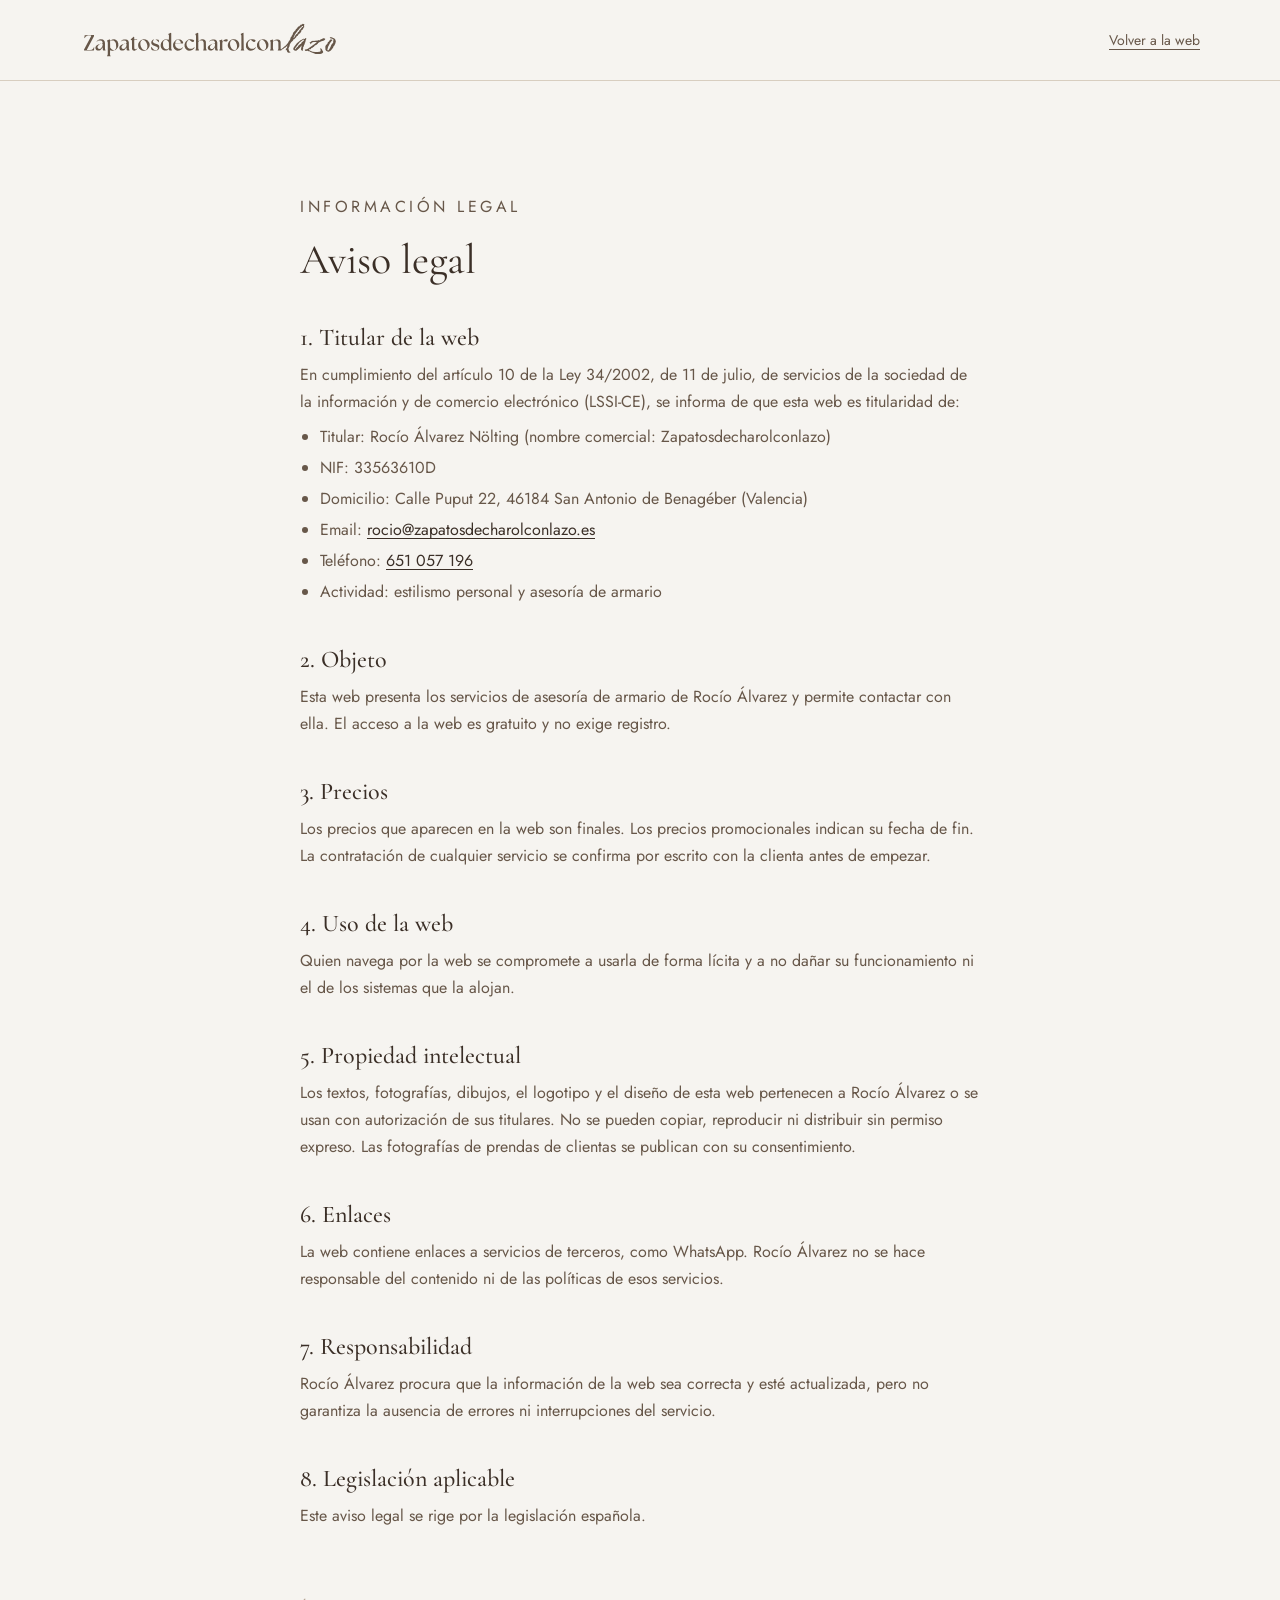
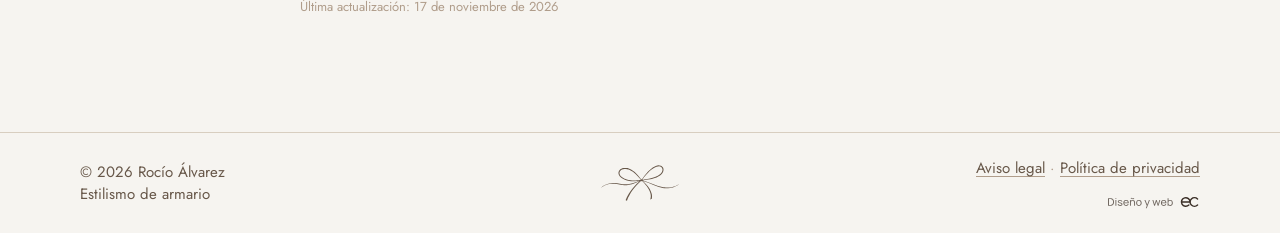
<file: aviso-legal.html>
<!doctype html>
<html lang="es">
<head>
  <meta charset="utf-8">
  <meta name="viewport" content="width=device-width, initial-scale=1">
  <title>Aviso legal · Zapatosdecharolconlazo</title>
  <meta name="description" content="Aviso legal de Zapatosdecharolconlazo, web de Rocío Álvarez, estilismo de armario.">
  <meta name="theme-color" content="#EBE9E5">
  <link rel="icon" type="image/svg+xml" href="assets/logos/lazo-circulo-marron.svg">
  <link rel="stylesheet" href="css/styles.css?v=2026-11-16-pie">
</head>
<body class="pagina-legal">
  <a class="skip" href="#contenido">Saltar al contenido</a>
  <header class="site-header">
    <div class="wrap header-inner">
      <a class="brand" href="./" aria-label="Zapatosdecharolconlazo, volver a la web">
        <img class="logo" src="assets/logos/logotipo-marron.svg" alt="Zapatosdecharolconlazo" width="230" height="35">
      </a>
      <a class="legal-volver" href="./">Volver a la web</a>
    </div>
  </header>

  <main id="contenido" class="section legal">
    <div class="wrap legal-inner">
      <p class="rotulo">Información legal</p>
      <h1 class="h1">Aviso legal</h1>
      <h2>1. Titular de la web</h2>
      <p>En cumplimiento del artículo 10 de la Ley 34/2002, de 11 de julio, de servicios de la sociedad de la información y de comercio electrónico (LSSI-CE), se informa de que esta web es titularidad de:</p>
      <ul>
        <li>Titular: Rocío Álvarez Nölting (nombre comercial: Zapatosdecharolconlazo)</li>
        <li>NIF: 33563610D</li>
        <li>Domicilio: Calle Puput 22, 46184 San Antonio de Benagéber (Valencia)</li>
        <li>Email: <a href="mailto:rocio@zapatosdecharolconlazo.es">rocio@zapatosdecharolconlazo.es</a></li>
        <li>Teléfono: <a href="tel:+34651057196">651 057 196</a></li>
        <li>Actividad: estilismo personal y asesoría de armario</li>
      </ul>

      <h2>2. Objeto</h2>
      <p>Esta web presenta los servicios de asesoría de armario de Rocío Álvarez y permite contactar con ella. El acceso a la web es gratuito y no exige registro.</p>

      <h2>3. Precios</h2>
      <p>Los precios que aparecen en la web son finales. Los precios promocionales indican su fecha de fin. La contratación de cualquier servicio se confirma por escrito con la clienta antes de empezar.</p>

      <h2>4. Uso de la web</h2>
      <p>Quien navega por la web se compromete a usarla de forma lícita y a no dañar su funcionamiento ni el de los sistemas que la alojan.</p>

      <h2>5. Propiedad intelectual</h2>
      <p>Los textos, fotografías, dibujos, el logotipo y el diseño de esta web pertenecen a Rocío Álvarez o se usan con autorización de sus titulares. No se pueden copiar, reproducir ni distribuir sin permiso expreso. Las fotografías de prendas de clientas se publican con su consentimiento.</p>

      <h2>6. Enlaces</h2>
      <p>La web contiene enlaces a servicios de terceros, como WhatsApp. Rocío Álvarez no se hace responsable del contenido ni de las políticas de esos servicios.</p>

      <h2>7. Responsabilidad</h2>
      <p>Rocío Álvarez procura que la información de la web sea correcta y esté actualizada, pero no garantiza la ausencia de errores ni interrupciones del servicio.</p>

      <h2>8. Legislación aplicable</h2>
      <p>Este aviso legal se rige por la legislación española.</p>

      <p class="legal-fecha">Última actualización: 17 de noviembre de 2026</p>
    </div>
  </main>

  <footer class="site-footer">
    <div class="wrap footer-inner">
      <span class="pie-copy">© <span data-year>2026</span> Rocío Álvarez<span class="pie-sep"> · </span><span class="pie-linea2">Estilismo de armario</span></span>
      <img class="pie-lazo" src="assets/logos/lazo-marron.svg" alt="" width="80" height="38">
      <img class="pie-lazo-lineas" src="assets/logos/lazo-lineas-marron.svg" alt="" width="260" height="37">
      <div class="pie-derecha">
        <span class="pie-legales"><a class="pie-legal" href="aviso-legal.html">Aviso legal</a><span aria-hidden="true"> · </span><a class="pie-legal" href="privacidad.html">Política de privacidad</a></span>
        <a class="pie-credito" href="https://ecwebdesign.es" target="_blank" rel="noopener"><img src="assets/logos/credito-ecwebdesign.svg" alt="Diseño y web: Esteban Calvo" width="92" height="14"></a>
      </div>
    </div>
  </footer>
</body>
</html>
</file>
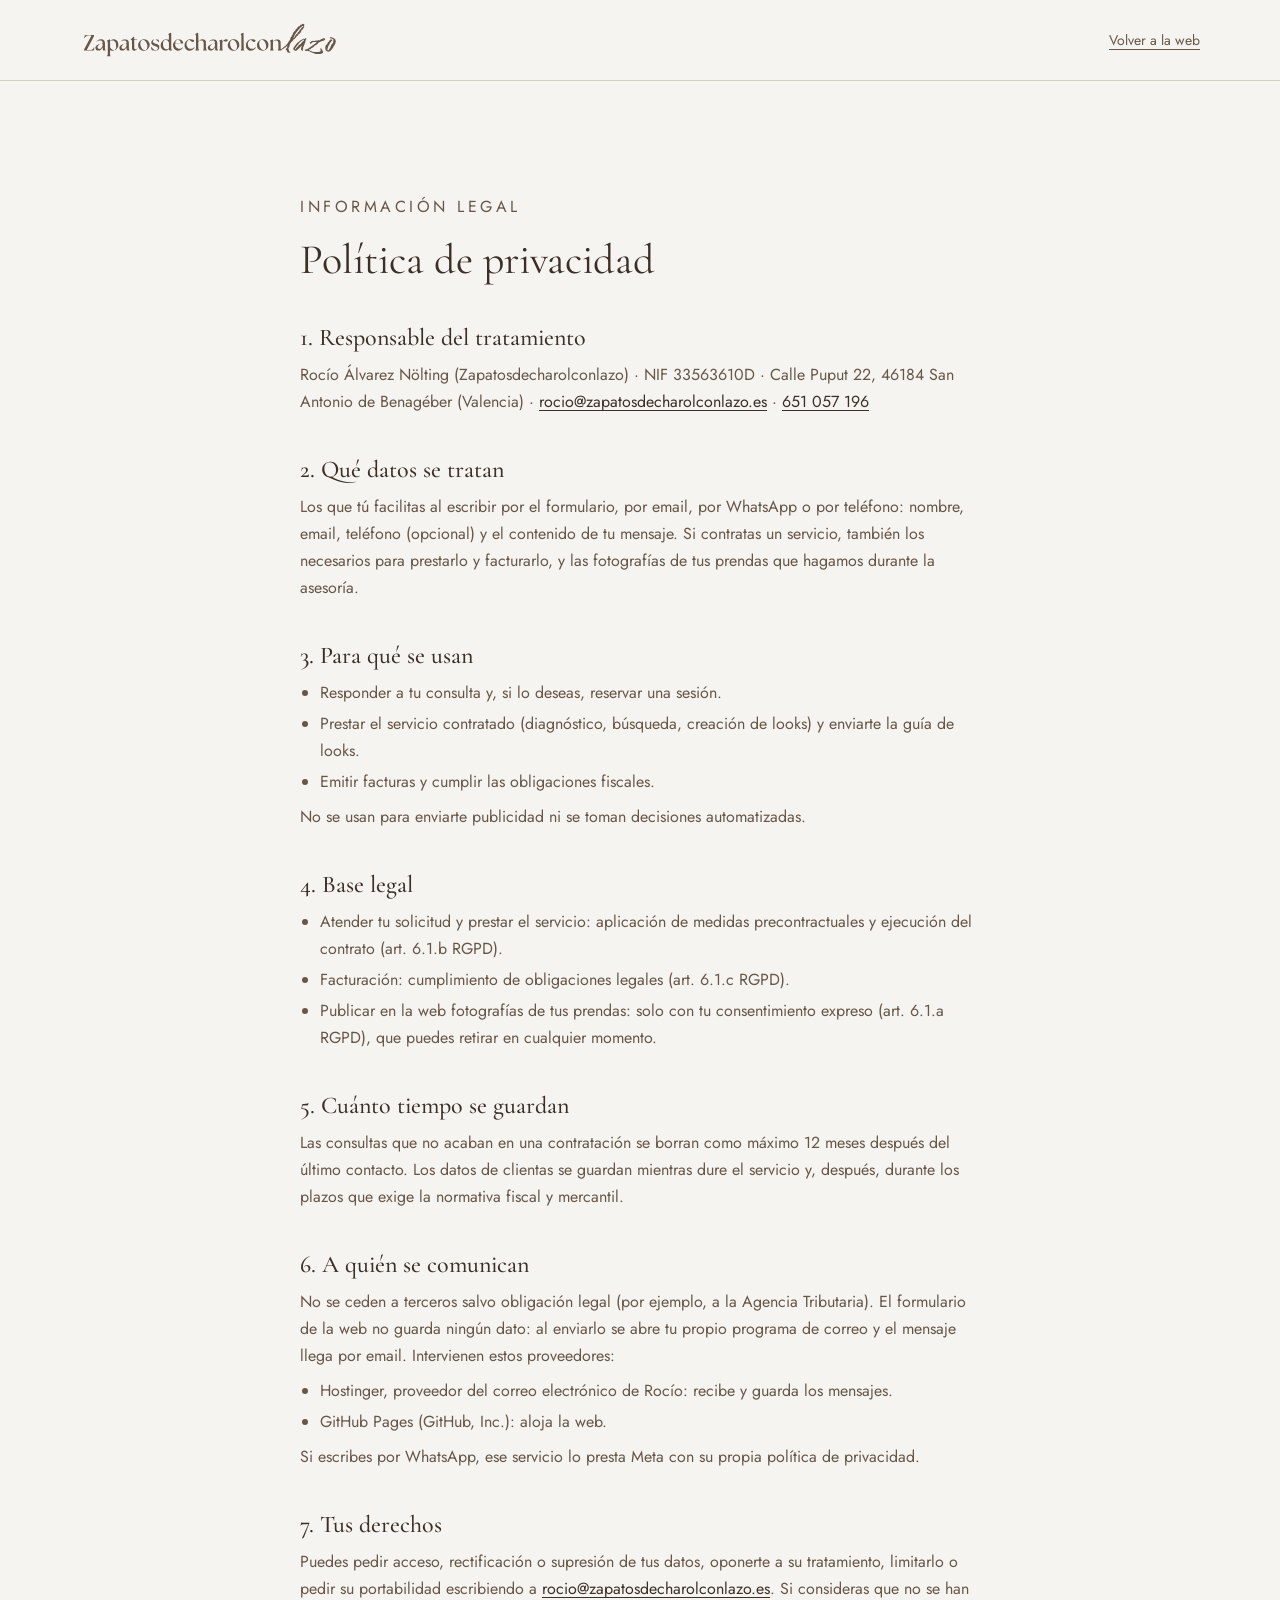
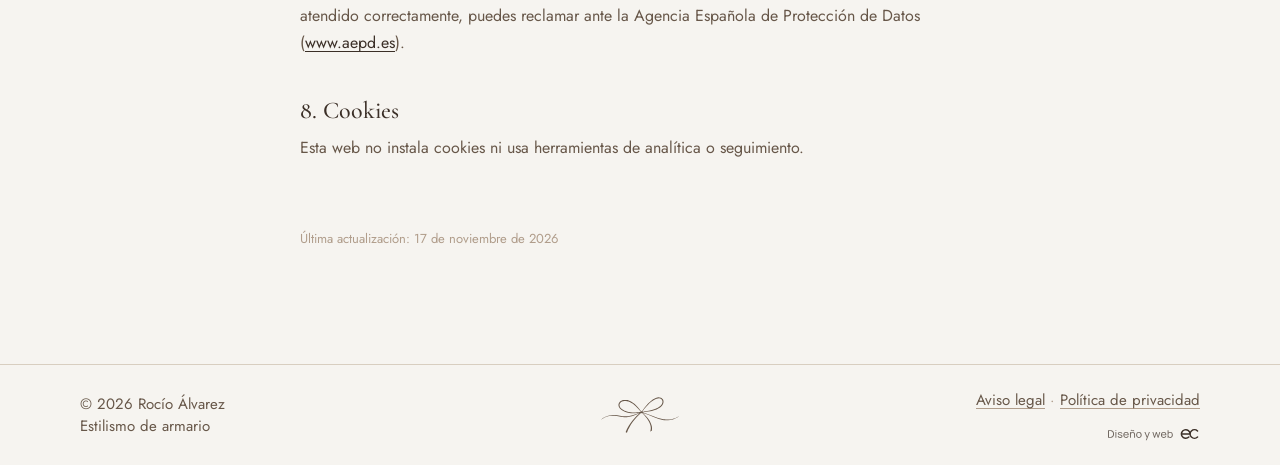
<file: privacidad.html>
<!doctype html>
<html lang="es">
<head>
  <meta charset="utf-8">
  <meta name="viewport" content="width=device-width, initial-scale=1">
  <title>Política de privacidad · Zapatosdecharolconlazo</title>
  <meta name="description" content="Política de privacidad de Zapatosdecharolconlazo, web de Rocío Álvarez, estilismo de armario.">
  <meta name="theme-color" content="#EBE9E5">
  <link rel="icon" type="image/svg+xml" href="assets/logos/lazo-circulo-marron.svg">
  <link rel="stylesheet" href="css/styles.css?v=2026-11-16-pie">
</head>
<body class="pagina-legal">
  <a class="skip" href="#contenido">Saltar al contenido</a>
  <header class="site-header">
    <div class="wrap header-inner">
      <a class="brand" href="./" aria-label="Zapatosdecharolconlazo, volver a la web">
        <img class="logo" src="assets/logos/logotipo-marron.svg" alt="Zapatosdecharolconlazo" width="230" height="35">
      </a>
      <a class="legal-volver" href="./">Volver a la web</a>
    </div>
  </header>

  <main id="contenido" class="section legal">
    <div class="wrap legal-inner">
      <p class="rotulo">Información legal</p>
      <h1 class="h1">Política de privacidad</h1>
      <h2>1. Responsable del tratamiento</h2>
      <p>Rocío Álvarez Nölting (Zapatosdecharolconlazo) · NIF 33563610D · Calle Puput 22, 46184 San Antonio de Benagéber (Valencia) · <a href="mailto:rocio@zapatosdecharolconlazo.es">rocio@zapatosdecharolconlazo.es</a> · <a href="tel:+34651057196">651 057 196</a></p>

      <h2>2. Qué datos se tratan</h2>
      <p>Los que tú facilitas al escribir por el formulario, por email, por WhatsApp o por teléfono: nombre, email, teléfono (opcional) y el contenido de tu mensaje. Si contratas un servicio, también los necesarios para prestarlo y facturarlo, y las fotografías de tus prendas que hagamos durante la asesoría.</p>

      <h2>3. Para qué se usan</h2>
      <ul>
        <li>Responder a tu consulta y, si lo deseas, reservar una sesión.</li>
        <li>Prestar el servicio contratado (diagnóstico, búsqueda, creación de looks) y enviarte la guía de looks.</li>
        <li>Emitir facturas y cumplir las obligaciones fiscales.</li>
      </ul>
      <p>No se usan para enviarte publicidad ni se toman decisiones automatizadas.</p>

      <h2>4. Base legal</h2>
      <ul>
        <li>Atender tu solicitud y prestar el servicio: aplicación de medidas precontractuales y ejecución del contrato (art. 6.1.b RGPD).</li>
        <li>Facturación: cumplimiento de obligaciones legales (art. 6.1.c RGPD).</li>
        <li>Publicar en la web fotografías de tus prendas: solo con tu consentimiento expreso (art. 6.1.a RGPD), que puedes retirar en cualquier momento.</li>
      </ul>

      <h2>5. Cuánto tiempo se guardan</h2>
      <p>Las consultas que no acaban en una contratación se borran como máximo 12 meses después del último contacto. Los datos de clientas se guardan mientras dure el servicio y, después, durante los plazos que exige la normativa fiscal y mercantil.</p>

      <h2>6. A quién se comunican</h2>
      <p>No se ceden a terceros salvo obligación legal (por ejemplo, a la Agencia Tributaria). El formulario de la web no guarda ningún dato: al enviarlo se abre tu propio programa de correo y el mensaje llega por email. Intervienen estos proveedores:</p>
      <ul>
        <li>Hostinger, proveedor del correo electrónico de Rocío: recibe y guarda los mensajes.</li>
        <li>GitHub Pages (GitHub, Inc.): aloja la web.</li>
      </ul>
      <p>Si escribes por WhatsApp, ese servicio lo presta Meta con su propia política de privacidad.</p>

      <h2>7. Tus derechos</h2>
      <p>Puedes pedir acceso, rectificación o supresión de tus datos, oponerte a su tratamiento, limitarlo o pedir su portabilidad escribiendo a <a href="mailto:rocio@zapatosdecharolconlazo.es">rocio@zapatosdecharolconlazo.es</a>. Si consideras que no se han atendido correctamente, puedes reclamar ante la Agencia Española de Protección de Datos (<a href="https://www.aepd.es" target="_blank" rel="noopener">www.aepd.es</a>).</p>

      <h2>8. Cookies</h2>
      <p>Esta web no instala cookies ni usa herramientas de analítica o seguimiento.</p>

      <p class="legal-fecha">Última actualización: 17 de noviembre de 2026</p>
    </div>
  </main>

  <footer class="site-footer">
    <div class="wrap footer-inner">
      <span class="pie-copy">© <span data-year>2026</span> Rocío Álvarez<span class="pie-sep"> · </span><span class="pie-linea2">Estilismo de armario</span></span>
      <img class="pie-lazo" src="assets/logos/lazo-marron.svg" alt="" width="80" height="38">
      <img class="pie-lazo-lineas" src="assets/logos/lazo-lineas-marron.svg" alt="" width="260" height="37">
      <div class="pie-derecha">
        <span class="pie-legales"><a class="pie-legal" href="aviso-legal.html">Aviso legal</a><span aria-hidden="true"> · </span><a class="pie-legal" href="privacidad.html">Política de privacidad</a></span>
        <a class="pie-credito" href="https://ecwebdesign.es" target="_blank" rel="noopener"><img src="assets/logos/credito-ecwebdesign.svg" alt="Diseño y web: Esteban Calvo" width="92" height="14"></a>
      </div>
    </div>
  </footer>
</body>
</html>
</file>
<file: css/styles.css>
/* Tipografías alojadas en la propia web (antes se cargaban desde Google Fonts).
   Cormorant Garamond y Jost, licencia SIL Open Font License (ver assets/fonts/OFL-*.txt). */
@font-face { font-family: "Cormorant Garamond"; font-style: normal; font-weight: 400 500; font-display: swap; src: url("../assets/fonts/cormorant-garamond.woff") format("woff"); }
@font-face { font-family: "Cormorant Garamond"; font-style: italic; font-weight: 400; font-display: swap; src: url("../assets/fonts/cormorant-garamond-italic.woff") format("woff"); }
@font-face { font-family: "Jost"; font-style: normal; font-weight: 300 500; font-display: swap; src: url("../assets/fonts/jost.woff") format("woff"); }
@font-face { font-family: "Jost"; font-style: italic; font-weight: 300; font-display: swap; src: url("../assets/fonts/jost-italic.woff") format("woff"); }

/* Zapatosdecharolconlazo · hoja de estilos
   Tokens del sistema de diseño (manual de marca, edición 2026) */

:root {
  /* Color */
  --piedra: #EBE9E5;      /* fondo principal */
  --lino: #F6F4F0;        /* tarjetas */
  --arena-clara: #E6DFD4; /* fondos alternos */
  --arena: #D8CEC0;       /* color de marca */
  --topo: #B09D8B;        /* líneas y acentos (nunca texto) */
  --marron: #675749;      /* logotipo y texto secundario */
  --cafe: #3B2F27;        /* texto principal, botón, fondos oscuros */
  --linea: #D8CEC0;

  /* Tipografía */
  --display: "Cormorant Garamond", "The Seasons", Georgia, serif;
  --sans: "Jost", "Helvetica Neue", Helvetica, Arial, sans-serif;

  /* Espacio */
  --s1: 8px;
  --s2: 16px;
  --s3: 24px;
  --s4: 40px;
  --s5: 64px;
  --s6: 112px;

  /* Radios */
  --r-sm: 6px;
  --r-md: 12px;
  --r-pill: 999px;

  --max: 1200px;
}

*,
*::before,
*::after { box-sizing: border-box; }

html { scroll-behavior: smooth; scroll-padding-top: 88px; }

body {
  margin: 0;
  background: var(--piedra);
  color: var(--cafe);
  font-family: var(--sans);
  font-size: 17px;
  line-height: 28px;
  font-weight: 400;
  -webkit-font-smoothing: antialiased;
}

img { max-width: 100%; display: block; }
a { color: inherit; }
p { margin: 0; }

.wrap {
  width: 100%;
  max-width: var(--max);
  margin: 0 auto;
  padding: 0 var(--s4);
}

.sr-only,
.skip:not(:focus) {
  position: absolute;
  width: 1px; height: 1px;
  overflow: hidden;
  clip: rect(0 0 0 0);
  white-space: nowrap;
}
.skip:focus {
  position: fixed; top: var(--s2); left: var(--s2); z-index: 100;
  background: var(--cafe); color: var(--lino);
  padding: var(--s1) var(--s2); border-radius: var(--r-sm);
}

:focus-visible { outline: 2px solid var(--marron); outline-offset: 3px; }

/* ---------- Tipos ---------- */

.display {
  font-family: var(--display);
  font-weight: 400;
  font-size: clamp(42px, 6vw, 72px);
  line-height: 1.02;
  letter-spacing: -0.005em;
  margin: 0;
}

.h1 {
  font-family: var(--display);
  font-weight: 400;
  font-size: clamp(32px, 4vw, 42px);
  line-height: 1.12;
  margin: 0;
}

.rotulo {
  font-family: var(--sans);
  font-size: 13px;
  line-height: 18px;
  font-weight: 400;
  letter-spacing: 0.22em;
  text-transform: uppercase;
  color: var(--marron);
  margin: 0;
}

.firma {
  font-family: var(--display);
  font-size: 18px;
  line-height: 24px;
  letter-spacing: 0.12em;
  text-transform: uppercase;
}
.firma.small { font-size: 12px; line-height: 18px; }

.lead { font-size: 18px; line-height: 30px; color: var(--marron); }
.narrow { max-width: 620px; }

/* ---------- Logotipo ---------- */

.logo { height: auto; width: 230px; }

/* Lazo animado de la portada: se dibuja como si se hiciera el lazo */
.lazo-anim { display: block; width: 100%; max-width: 600px; height: auto; overflow: visible; }
.lazo-anim .trazo {
  fill: none;
  stroke: #fff;
  stroke-width: 16;
  stroke-linecap: round;
  stroke-linejoin: round;
  stroke-dasharray: 1 1;
  stroke-dashoffset: 1;
  animation: lazo-trazo .9s cubic-bezier(.45, 0, .25, 1) forwards;
}
.lazo-anim .t1 { animation-delay: .3s; }
.lazo-anim .t2 { animation-delay: 1s; }
.lazo-anim .t3 { animation-delay: 1.75s; animation-duration: .7s; }
.lazo-anim .t4 { animation-delay: 2.2s; animation-duration: .9s; }
.lazo-anim .linea {
  transform-box: fill-box;
  transform: scaleX(0);
  animation: lazo-linea .9s cubic-bezier(.25, .6, .3, 1) 2.7s forwards;
}
.lazo-anim .izq { transform-origin: right center; }
.lazo-anim .der { transform-origin: left center; }
@keyframes lazo-trazo { to { stroke-dashoffset: 0; } }
@keyframes lazo-linea { to { transform: scaleX(1); } }
@media (prefers-reduced-motion: reduce) {
  .lazo-anim .trazo { animation: none; stroke-dashoffset: 0; }
  .lazo-anim .linea { animation: none; transform: none; }
}

/* ---------- Botones ---------- */

.btn {
  display: inline-flex;
  align-items: center;
  justify-content: center;
  min-height: 46px;
  padding: 12px 24px;
  border-radius: var(--r-pill);
  font-family: var(--sans);
  font-size: 13px;
  line-height: 18px;
  letter-spacing: 0.14em;
  text-transform: uppercase;
  text-decoration: none;
  border: 1px solid transparent;
  transition: background-color .2s ease, color .2s ease, border-color .2s ease;
  white-space: nowrap;
}
.btn-primary { background: var(--cafe); color: var(--lino); }
.btn-primary:hover { background: var(--marron); }
.btn-secondary { border-color: var(--cafe); color: var(--cafe); }
.btn-secondary:hover { background: var(--cafe); color: var(--lino); }
.btn-light { background: var(--lino); color: var(--cafe); }
.btn-light:hover { background: var(--arena); }
.btn-outline-light { border-color: var(--arena); color: var(--lino); }
.btn-outline-light:hover { background: var(--lino); color: var(--cafe); }

.actions { display: flex; flex-wrap: wrap; gap: var(--s2); margin-top: var(--s4); }
.actions.center { justify-content: center; }

/* ---------- Cabecera ---------- */

.site-header {
  position: sticky;
  top: 0;
  z-index: 20;
  background: var(--lino);
  border-bottom: 1px solid var(--linea);
}
.header-inner {
  display: flex;
  align-items: center;
  justify-content: space-between;
  min-height: 80px;
  gap: var(--s3);
}
.brand { display: block; line-height: 0; }
.brand .logo { width: 260px; }

.menu { display: flex; align-items: center; gap: 28px; }
.menu a:not(.btn) {
  font-size: 13px;
  letter-spacing: 0.14em;
  text-transform: uppercase;
  text-decoration: none;
  padding: 6px 0;
  border-bottom: 1px solid transparent;
}
.menu a:not(.btn):hover { border-color: var(--topo); }

.menu-toggle {
  display: none;
  width: 44px; height: 44px;
  border: 0; background: transparent;
  padding: 12px 10px;
  cursor: pointer;
  flex-direction: column; justify-content: space-around;
}
.menu-toggle .bar { display: block; height: 1px; background: var(--cafe); transition: transform .2s ease; }
.menu-toggle[aria-expanded="true"] .bar:nth-of-type(2) { transform: translateY(4px) rotate(45deg); }
.menu-toggle[aria-expanded="true"] .bar:nth-of-type(3) { transform: translateY(-4px) rotate(-45deg); }

/* ---------- Portada ---------- */

.hero { padding: var(--s6) 0 var(--s5); }
.hero-inner {
  display: grid;
  grid-template-columns: 1.25fr 1fr;
  gap: var(--s5);
  align-items: center;
}
.hero-logo { margin: 0; line-height: 0; }
.hero-logo img { width: 100%; max-width: 600px; height: auto; }
.hero-text .firma { margin-top: var(--s3); color: var(--cafe); max-width: 600px; text-align: center; }
.hero-text .lead { margin-top: var(--s3); max-width: 560px; }

.hero-photo { margin: 0; }
.hero-photo img {
  width: 100%;
  height: auto;
  aspect-ratio: 4 / 5;
  object-fit: cover;
  border-radius: var(--r-md);
  background: var(--lino);
  border: 1px solid var(--linea);
}

/* ---------- Secciones ---------- */

.section { padding: var(--s6) 0; }
.section-head { margin-bottom: var(--s5); }
.section-head .h1 { margin-top: var(--s2); }
.section-head .lead { margin-top: var(--s2); }

/* Servicios */
#como-funciona { background: var(--lino); }
.services {
  display: grid;
  grid-template-columns: repeat(3, minmax(0, 1fr));
  gap: var(--s4);
}
.service { border-top: 1px solid var(--topo); padding-top: var(--s3); }
.service-top { display: flex; align-items: center; justify-content: space-between; gap: var(--s2); }
.service-icon { width: 54px; height: 54px; flex: none; }
.service .num {
  font-family: var(--display);
  font-size: 44px;
  line-height: 1;
  color: var(--marron);
}
.service .rotulo { margin-top: var(--s2); color: var(--cafe); letter-spacing: 0.18em; }
.service p:last-child { margin-top: var(--s1); font-size: 16px; line-height: 26px; color: var(--marron); }

/* Voz */
.voz { background: var(--cafe); color: var(--lino); }
.voz-inner { max-width: 980px; display: grid; gap: var(--s3); }
.voz-line {
  font-family: var(--display);
  font-size: clamp(30px, 4vw, 48px);
  line-height: 1.1;
}
.voz-line.muted { color: var(--arena); font-family: var(--sans); font-size: clamp(28px, calc(4vw - 2px), 46px); }

/* Looks */
.looks {
  display: grid;
  grid-template-columns: repeat(3, minmax(0, 1fr));
  gap: var(--s3);
}
.look {
  margin: 0;
  border-radius: var(--r-md);
  overflow: hidden;
  border: 1px solid var(--linea);
  background: var(--lino);
  box-shadow: 0 1px 0 rgba(59, 47, 39, 0.04);
  transition: transform .3s ease, box-shadow .3s ease;
}
.look:hover { transform: translateY(-4px); box-shadow: 0 18px 40px -24px rgba(59, 47, 39, 0.35); }
.look img { width: 100%; height: auto; aspect-ratio: 900 / 1085; object-fit: cover; }

/* Sobre mí */
.sobre { background: var(--arena-clara); }
.sobre-inner {
  display: grid;
  grid-template-columns: 5fr 7fr;
  gap: var(--s5);
  align-items: stretch;
}
.sobre-nombre {
  background: var(--arena);
  border-radius: var(--r-md);
  padding: var(--s5) var(--s4);
  display: flex;
  flex-direction: column;
  gap: var(--s3);
  justify-content: space-between;
}
.sobre-nombre .rotulo { color: var(--cafe); }
.sobre-nombre .quote {
  font-family: var(--display);
  font-size: clamp(28px, 3vw, 36px);
  line-height: 1.15;
}
.sobre-nombre .logo { width: 260px; margin-top: var(--s2); }
.sobre-texto { display: flex; flex-direction: column; gap: var(--s2); justify-content: center; }
.sobre-texto .h1 { margin-bottom: var(--s1); }
.facts {
  margin: var(--s2) 0 0;
  display: grid;
  grid-template-columns: 1fr 1fr;
  gap: var(--s3);
  border-top: 1px solid var(--topo);
  padding-top: var(--s3);
}
.facts dt { font-size: 13px; letter-spacing: 0.2em; text-transform: uppercase; }
.facts dd { margin: 4px 0 0; font-size: 15px; line-height: 24px; color: var(--marron); }

/* Frase */
.frase { background: var(--arena); padding: var(--s5) 0; text-align: center; }
.frase .lazo-lineas { width: min(560px, 100%); height: auto; margin: 0 auto var(--s3); }
.frase p {
  font-family: var(--display);
  font-style: italic;
  font-size: clamp(32px, 5vw, 56px);
  line-height: 1.1;
}

/* Reserva */
/* Contacto */
.contacto { background: var(--lino); }
.contacto-inner {
  display: grid;
  grid-template-columns: 1fr 1fr;
  gap: var(--s5);
  align-items: start;
}
.contacto-texto .h1 { margin-top: var(--s2); }
.contacto-texto .lead { margin-top: var(--s2); max-width: 480px; }
.contacto-linea { margin-top: var(--s4); }

.contacto-form {
  background: var(--piedra);
  border: 1px solid var(--linea);
  border-radius: var(--r-md);
  padding: var(--s3) var(--s4) var(--s4);
  display: grid;
  gap: var(--s2);
}
.form-titulo { font-family: var(--display); font-size: 24px; line-height: 1.2; margin-bottom: 4px; }
.campo { display: grid; gap: 6px; }
.campo label { font-size: 12px; letter-spacing: 0.16em; text-transform: uppercase; color: var(--cafe); }
.campo input,
.campo textarea {
  font: inherit;
  font-size: 16px;
  color: var(--cafe);
  background: var(--lino);
  border: 1px solid var(--topo);
  border-radius: var(--r-sm);
  padding: 10px 14px;
  min-height: 44px;
}
.campo textarea { resize: vertical; min-height: 92px; }
.campo input::placeholder,
.campo textarea::placeholder { color: #8C7B6E; }
.campo input:focus-visible,
.campo textarea:focus-visible { outline: 2px solid var(--marron); outline-offset: 1px; border-color: var(--marron); }
.campo [aria-invalid="true"] { border-color: #9B3B2E; }
.error { font-size: 14px; line-height: 20px; color: #9B3B2E; }
.contacto-form .btn { justify-self: start; cursor: pointer; margin-top: 4px; }
.campo-fila { display: grid; grid-template-columns: 1fr 1fr; gap: var(--s2); }
.opcional { text-transform: none; letter-spacing: 0; color: var(--marron); }
.contacto-email { margin-top: var(--s1); font-family: var(--display); font-size: 22px; }
.contacto-email a { text-decoration: none; border-bottom: 1px solid var(--topo); }
.contacto-email a:hover { border-color: var(--cafe); }
.form-nota { font-size: 13px; line-height: 20px; color: var(--marron); margin-top: -4px; }

/* Marca (cierre) */
.marca { background: var(--cafe); padding: var(--s6) 0; }
.marca-inner { display: flex; flex-direction: column; align-items: center; }
.marca .logo-big { width: min(640px, 90%); height: auto; }

/* Pie */
.site-footer { background: var(--lino); border-top: 1px solid var(--linea); }
.footer-inner {
  min-height: 88px;
  display: grid;
  grid-template-columns: 1fr auto 1fr;
  align-items: center;
  gap: var(--s3);
  font-size: 15px;
  color: var(--marron);
}
.pie-copy { justify-self: start; line-height: 22px; }
.pie-sep { display: none; }
.pie-linea2 { display: block; }
.pie-lazo { justify-self: center; width: 80px; height: auto; }
.pie-lazo-lineas { display: none; }
.pie-credito { justify-self: end; display: block; line-height: 0; }
.pie-credito img { width: 92px; height: auto; }
.pie-credito:hover { opacity: .75; }

/* ---------- Adaptación ---------- */

@media (max-width: 960px) {
  .hero-inner,
  .sobre-inner,
  .contacto-inner { grid-template-columns: 1fr; }
  .hero { padding-top: var(--s5); }
  .hero-photo { max-width: 460px; }
  .services,
  .looks { grid-template-columns: 1fr; }
  .looks { max-width: 460px; margin: 0 auto; }
  .services { gap: var(--s4); }
}

@media (max-width: 820px) {
  .menu-toggle { display: flex; }
  .menu {
    position: absolute;
    top: 100%; left: 0; right: 0;
    flex-direction: column;
    align-items: stretch;
    gap: 0;
    background: var(--lino);
    border-bottom: 1px solid var(--linea);
    padding: var(--s1) var(--s4) var(--s3);
    display: none;
  }
  .menu.open { display: flex; }
  .menu a:not(.btn) { padding: 14px 0; border-bottom: 1px solid var(--linea); }
  .menu .btn { margin-top: var(--s3); }
}

@media (max-width: 560px) {
  .wrap { padding: 0 var(--s3); }
  .section { padding: var(--s5) 0; }
  .brand .logo { width: 230px; }
  .hero-text .firma { font-size: 13px; letter-spacing: 0.06em; }
  .facts { grid-template-columns: 1fr; }
  .sobre-nombre { padding: var(--s4) var(--s3); }
  .footer-inner { display: flex; flex-direction: column; align-items: center; justify-content: center; gap: var(--s2); padding: var(--s4) 0; text-align: center; }
  .pie-lazo { display: none; }
  .pie-lazo-lineas { display: block; order: 1; width: min(260px, 80%); height: auto; }
  .pie-sep { display: inline; }
  .pie-linea2 { display: inline; }
  .pie-copy { order: 2; }
  .pie-credito { order: 3; margin-top: var(--s3); }
  .actions .btn { width: 100%; }
  .contacto-form { padding: var(--s3); }
  .contacto-form .btn { justify-self: stretch; }
  .campo-fila { grid-template-columns: 1fr; }
}

@media (prefers-reduced-motion: reduce) {
  html { scroll-behavior: auto; }
  * { transition: none !important; }
}

/* =========================================================
   Propuesta v2 (11/11/2026) · portada con preguntas,
   historia, servicios explicados y antes/después
   ========================================================= */

/* Aviso de borrador (quitar al publicar) */
.aviso-borrador {
  background: var(--cafe); color: var(--arena);
  font-size: 12px; line-height: 18px; letter-spacing: 0.12em; text-transform: uppercase;
  text-align: center; padding: 8px var(--s2);
}

/* Portada con preguntas */
.hero-v2 { padding: var(--s5) 0 var(--s6); }
.hero-v2 .hero-inner { grid-template-columns: 1.35fr 1fr; align-items: center; }
.preguntas { list-style: none; margin: var(--s3) 0 0; padding: 0; }
.preguntas li {
  font-family: var(--display);
  font-size: clamp(22px, 2.3vw, 30px);
  line-height: 1.22;
  padding: 14px 0;
  border-bottom: 1px solid var(--linea);
}
.preguntas li:first-child { border-top: 1px solid var(--linea); }
.ayuda {
  margin-top: var(--s4);
  font-family: var(--display);
  font-style: italic;
  font-size: clamp(34px, 4vw, 48px);
  line-height: 1.05;
}
.hero-v2 .actions { margin-top: var(--s3); }

/* El lazo animado espera a verse en pantalla */
.js .lazo-anim .trazo,
.js .lazo-anim .linea { animation-play-state: paused; }
.js .lazo-anim.play .trazo,
.js .lazo-anim.play .linea { animation-play-state: running; }

/* Soy Rocío Álvarez */
.historia { background: var(--arena-clara); }
.historia-inner {
  display: grid;
  grid-template-columns: 4fr 7fr;
  gap: var(--s5);
  align-items: start;
}
.historia-head { position: sticky; top: 120px; }
.historia-head .h1 { margin-top: var(--s2); }
.historia-texto { max-width: 640px; display: grid; gap: var(--s3); font-size: 18px; line-height: 30px; }
.historia-texto .primera {
  font-family: var(--display);
  font-size: clamp(26px, 2.6vw, 32px);
  line-height: 1.2;
}
.historia-texto .aparte { margin-top: var(--s3); padding-top: var(--s4); border-top: 1px solid var(--topo); }
.historia-firma { margin-top: var(--s6); display: flex; justify-content: center; }
.historia-firma .hero-logo { width: min(600px, 100%); }

/* Servicios */
#servicios { background: var(--lino); }
.pasos {
  list-style: none; margin: 0; padding: 0;
  display: grid;
  grid-template-columns: repeat(3, minmax(0, 1fr));
  gap: var(--s4);
}
.paso { border-top: 1px solid var(--topo); padding-top: var(--s3); display: flex; flex-direction: column; gap: var(--s2); }
.paso .num { font-family: var(--display); font-size: 44px; line-height: 1; color: var(--marron); }
.paso .rotulo { color: var(--cafe); letter-spacing: 0.18em; }
.paso p:not(.num):not(.pendiente) { font-size: 16px; line-height: 27px; color: var(--marron); }

.evento {
  margin-top: var(--s6);
  background: var(--arena-clara);
  border-radius: var(--r-md);
  padding: var(--s5);
  display: grid;
  grid-template-columns: 1fr 1.3fr;
  gap: var(--s5);
  align-items: start;
}
.evento-head .h1 { margin-top: var(--s2); }
.evento-texto { display: grid; gap: var(--s2); color: var(--marron); }
.evento-texto .actions { margin-top: var(--s1); }

/* Marcas de texto pendiente (solo en el borrador) */
.pendiente {
  justify-self: start;
  align-self: flex-start;
  font-size: 13px; line-height: 20px;
  color: var(--cafe);
  background: #F3E7C9;
  border: 1px dashed #C9A85C;
  border-radius: var(--r-sm);
  padding: 4px 10px;
}

/* Antes y después */
.antes-despues { background: var(--piedra); }
.casos { display: grid; grid-template-columns: 1fr; gap: var(--s5); max-width: 860px; }
.caso { margin: 0; min-width: 0; display: grid; gap: var(--s2); align-content: start; }
.caso-fotos { display: grid; grid-template-columns: minmax(0, 1fr) minmax(0, 1fr); gap: var(--s2); }
.hueco {
  position: relative;
  aspect-ratio: 3 / 4;
  border: 1px dashed var(--topo);
  border-radius: var(--r-md);
  background: var(--lino);
  display: flex; align-items: center; justify-content: center;
  text-align: center; padding: var(--s2);
}
.hueco-texto { font-size: 13px; line-height: 18px; color: var(--marron); }
.foto { display: grid; gap: var(--s1); justify-items: start; }
.etiqueta {
  font-size: 11px; line-height: 16px; letter-spacing: 0.18em; text-transform: uppercase;
  background: var(--cafe); color: var(--lino);
  border-radius: var(--r-pill); padding: 3px 10px;
}
.foto img {
  width: 100%; height: auto; aspect-ratio: 3 / 4; object-fit: cover;
  border-radius: var(--r-md); border: 1px solid var(--linea); background: var(--lino);
}
.caso figcaption { font-size: 15px; line-height: 24px; color: var(--marron); }

@media (max-width: 960px) {
  .hero-v2 .hero-inner,
  .historia-inner,
  .evento { grid-template-columns: 1fr; }
  .historia-head { position: static; }
  .pasos { grid-template-columns: 1fr; }
  .evento { gap: var(--s3); }
}

@media (max-width: 560px) {
  .caso-fotos { gap: var(--s1); }
  .hero-v2 { padding: var(--s4) 0 var(--s5); }
  .preguntas { margin-top: var(--s2); }
  .preguntas li { font-size: 21px; padding: 11px 0; }
  .ayuda { margin-top: var(--s3); font-size: 34px; }
  .historia-texto { font-size: 17px; line-height: 28px; gap: var(--s2); }
  .historia-texto .aparte { margin-top: var(--s3); padding-top: var(--s4); border-top: 1px solid var(--topo); }
.historia-firma { margin-top: var(--s5); }
  .evento { padding: var(--s4) var(--s3); margin-top: var(--s5); }
  .aviso-borrador { font-size: 10px; letter-spacing: 0.08em; }
}

/* Antes / después en móvil: una sola foto que cambia al tocarla */
.caso-tabs { display: none; }
@media (max-width: 700px) {
  .caso-tabs { display: flex; align-items: center; gap: var(--s1); }
  .tab {
    font-size: 11px; line-height: 16px; letter-spacing: 0.18em; text-transform: uppercase;
    border-radius: var(--r-pill); padding: 4px 12px;
    background: #DEDAD4; color: #9A9189;
    transition: background .3s ease, color .3s ease;
  }
  .tab.activa { background: var(--cafe); color: var(--lino); }
  .tab-pista { margin-left: auto; font-size: 12px; color: var(--topo); }
  .caso-fotos { display: grid; grid-template-columns: 1fr; cursor: pointer; -webkit-tap-highlight-color: transparent; }
  .caso-fotos .foto { grid-area: 1 / 1; transition: opacity .35s ease; }
  .caso-fotos .etiqueta { display: none; }
  .foto-despues { opacity: 0; }
  .caso.ver-despues .foto-despues { opacity: 1; }
  .caso.ver-despues .foto-antes { opacity: 0; }
}

/* Móvil: la foto del armario (con su frase) va primero, antes de las preguntas */
@media (max-width: 960px) {
  .hero-v2 .hero-inner { gap: 0; }
  .hero-v2 .hero-text { display: contents; }
  .hero-v2 .hero-photo { order: 1; margin-top: 0; }
  .hero-v2 .preguntas { order: 2; margin-top: var(--s4); }
  .hero-v2 .preguntas-puntos { order: 3; }
  .hero-v2 .hero-firma { order: 4; }
  .hero-v2 .ayuda { order: 5; }
  .hero-v2 .actions { order: 6; }
}

/* Móvil: las preguntas pasan solas como un carrusel (cada 4 s) */
.preguntas-puntos { display: none; }
@media (max-width: 700px) {
  .hero-v2 .preguntas {
    display: grid;
    border-top: 1px solid var(--linea);
    border-bottom: 1px solid var(--linea);
    touch-action: pan-y;
  }
  .hero-v2 .preguntas li,
  .hero-v2 .preguntas li:first-child {
    grid-area: 1 / 1;
    border: 0;
    padding: var(--s3) 0;
    font-size: 26px; line-height: 1.2;
    opacity: 0; transform: translateX(14px);
    transition: opacity .6s ease, transform .6s ease;
    pointer-events: none;
  }
  .hero-v2 .preguntas li.activa { opacity: 1; transform: none; pointer-events: auto; }
  .hero-v2 .preguntas li.sale { opacity: 0; transform: translateX(-14px); }
  .preguntas-puntos {
    display: flex; gap: 8px; margin-top: var(--s2);
  }
  .preguntas-puntos button {
    width: 7px; height: 7px; padding: 0; border: 0; border-radius: 50%;
    background: var(--arena); cursor: pointer;
    transition: background .3s ease, width .3s ease;
  }
  .preguntas-puntos button[aria-current="true"] { background: var(--cafe); width: 20px; border-radius: 4px; }
}
@media (max-width: 700px) and (prefers-reduced-motion: reduce) {
  .hero-v2 .preguntas li { transition: none; transform: none; }
}

/* Firma: en escritorio arriba (como antes); en móvil entre las preguntas y «Deja que te ayude» */
@media (min-width: 961px) {
  .hero-v2 .hero-text { display: flex; flex-direction: column; align-items: stretch; }
  .hero-v2 .hero-firma { order: -1; }
}
@media (max-width: 960px) {
  .hero-v2 .hero-firma { margin-top: var(--s3); }
  .hero-v2 .ayuda { margin-top: var(--s3); }
}

/* Cómo funciona (entrada de la sección de servicios) */
.como-funciona {
  max-width: 820px;
  padding-bottom: var(--s5); margin-bottom: var(--s5);
  border-bottom: 1px solid var(--linea);
}
.como-texto {
  margin-top: var(--s3);
  font-family: var(--display);
  font-size: clamp(24px, 2.4vw, 32px); line-height: 1.3;
  color: var(--cafe);
}
@media (max-width: 560px) {
  .como-funciona { padding-bottom: var(--s4); margin-bottom: var(--s4); }
  .como-texto { font-size: 23px; }
}

/* Etiqueta del servicio (Estándar) */
.etiqueta-servicio {
  display: inline-block; justify-self: start; align-self: flex-start;
  margin-top: var(--s2);
  font-size: 11px; line-height: 16px; letter-spacing: 0.18em; text-transform: uppercase;
  background: var(--cafe); color: var(--lino);
  border-radius: var(--r-pill); padding: 4px 12px;
}
#servicios-lista .h1 { margin-top: var(--s2); }

.paso .duracion { font-size: 12px; letter-spacing: 0.14em; text-transform: uppercase; color: var(--topo); }

/* Premium y Puntual */
.evento + .evento { margin-top: var(--s4); }
.evento-head .etiqueta-servicio { margin-top: 0; }
.evento-head .h1 { margin-top: var(--s2); }

/* Tres servicios en pestañas */
.servicios .tabs {
  display: inline-flex; gap: 6px; margin-top: var(--s3);
  padding: 5px; border: 1px solid var(--linea); border-radius: var(--r-pill);
  background: var(--piedra);
}
.tab-servicio {
  font: inherit; font-size: 12px; line-height: 18px; letter-spacing: 0.18em; text-transform: uppercase;
  color: var(--marron); background: transparent; border: 0; border-radius: var(--r-pill);
  padding: 10px 22px; cursor: pointer;
  transition: background .25s ease, color .25s ease;
}
.tab-servicio:hover { color: var(--cafe); }
.tab-servicio[aria-selected="true"] { background: var(--cafe); color: var(--lino); }
.tab-servicio:focus-visible { outline: 2px solid var(--topo); outline-offset: 2px; }
.servicios .panel { margin-top: var(--s4); }
.servicios .panel[hidden] { display: none; }
.servicios .panel .evento { margin-top: 0; }
#panel-estandar .pasos { margin-top: var(--s4); }
.panel.entra { animation: panel-entra .35s ease; }
@keyframes panel-entra { from { opacity: 0; transform: translateY(6px); } to { opacity: 1; transform: none; } }
@media (max-width: 560px) {
  .servicios .tabs { display: flex; width: 100%; }
  .tab-servicio { flex: 1; padding: 10px 6px; font-size: 11px; letter-spacing: 0.12em; }
}
@media (prefers-reduced-motion: reduce) { .panel.entra { animation: none; } }

/* Colores propios de Premium (café) y Puntual (arena) */
.evento-premium { background: var(--cafe); }
.evento-premium .h1 { color: var(--lino); }
.evento-premium .evento-texto { color: var(--arena-clara); }
.evento-puntual { background: var(--arena); }
.evento-puntual .evento-texto { color: var(--cafe); }

/* Estándar: recuadro muy claro, a juego con Premium y Puntual */
#panel-estandar {
  background: #FCFBF8;
  border: 1px solid var(--linea);
  border-radius: var(--r-md);
  padding: var(--s5);
}
@media (max-width: 560px) {
  #panel-estandar { padding: var(--s4) var(--s3); }
}

/* =========================================================
   Looks en carrusel (antes / después)
   ========================================================= */
.carrusel { max-width: 860px; }
.carrusel-cabecera {
  display: grid; grid-template-columns: 1fr 1fr; gap: var(--s2);
  margin-bottom: var(--s1);
}
.carrusel-cabecera .tab {
  justify-self: start;
  font: inherit; font-size: 11px; line-height: 16px; letter-spacing: 0.18em; text-transform: uppercase;
  border: 0; border-radius: var(--r-pill); padding: 4px 12px;
  background: var(--cafe); color: var(--lino);
  cursor: default;
  transition: background .3s ease, color .3s ease;
}
.carrusel-cabecera .tab-pista { display: none; }
.carrusel-pista {
  display: flex; overflow-x: auto; scroll-snap-type: x mandatory;
  scrollbar-width: none; -ms-overflow-style: none;
  overscroll-behavior-x: contain;
}
.carrusel-pista::-webkit-scrollbar { display: none; }
.carrusel-pista:focus-visible { outline: 2px solid var(--topo); outline-offset: 4px; border-radius: var(--r-md); }
.slide { flex: 0 0 100%; scroll-snap-align: start; margin: 0; display: grid; gap: var(--s2); align-content: start; }
.slide-fotos { display: grid; grid-template-columns: minmax(0, 1fr) minmax(0, 1fr); gap: var(--s2); }
.slide-fotos img {
  width: 100%; height: auto; aspect-ratio: 3 / 4; object-fit: cover; display: block;
  border-radius: var(--r-md); border: 1px solid var(--linea); background: var(--lino);
}
.slide figcaption { font-size: 15px; line-height: 24px; color: var(--marron); }
.carrusel-nav { display: flex; align-items: center; gap: var(--s2); margin-top: var(--s3); }
.carrusel-flecha {
  width: 42px; height: 42px; border-radius: 50%;
  border: 1px solid var(--cafe); background: transparent; color: var(--cafe);
  display: inline-flex; align-items: center; justify-content: center; cursor: pointer;
  transition: background .25s ease, color .25s ease;
}
.carrusel-flecha:hover { background: var(--cafe); color: var(--lino); }
.carrusel-puntos { display: flex; gap: 8px; }
.carrusel-puntos button {
  width: 7px; height: 7px; padding: 0; border: 0; border-radius: 50%;
  background: var(--arena); cursor: pointer; transition: background .3s ease, width .3s ease;
}
.carrusel-puntos button[aria-current="true"] { background: var(--cafe); width: 20px; border-radius: 4px; }
.carrusel-contador { margin-left: auto; font-size: 12px; letter-spacing: 0.14em; color: var(--topo); }
.carrusel-nav .carrusel-flecha:last-child { order: 0; }

@media (max-width: 700px) {
  .carrusel-cabecera { display: flex; align-items: center; gap: var(--s1); }
  .carrusel-cabecera .tab { background: #DEDAD4; color: #9A9189; cursor: pointer; }
  .carrusel-cabecera .tab.activa { background: var(--cafe); color: var(--lino); }
  .carrusel-cabecera .tab-pista { display: inline; margin-left: auto; font-size: 12px; color: var(--topo); }
  .carrusel-pista { cursor: pointer; -webkit-tap-highlight-color: transparent; }
  .slide-fotos { grid-template-columns: 1fr; }
  .slide-fotos > img, .slide-fotos > .foto-antes { grid-area: 1 / 1; transition: opacity .35s ease; }
  .slide-fotos .foto-despues { opacity: 0; }
  .carrusel.ver-despues .foto-despues { opacity: 1; }
  .carrusel.ver-despues .foto-antes { opacity: 0; }
  .carrusel-flecha { width: 38px; height: 38px; }
}

/* Nombre del look sobre la foto de «Antes» */
.foto-antes { position: relative; }
.look-nombre {
  position: absolute; top: 10px; right: 10px; z-index: 1;
  font-size: 11px; line-height: 16px; letter-spacing: 0.18em; text-transform: uppercase;
  background: rgba(246, 244, 240, 0.92); color: var(--cafe);
  border: 1px solid var(--linea); border-radius: var(--r-sm);
  padding: 4px 10px;
}

/* Sobre mí: la primera frase, destacada arriba */
.historia-primera {
  margin: var(--s2) 0 0;
  font-family: var(--display); font-weight: 400;
  font-size: clamp(30px, 3vw, 40px); line-height: 1.15;
  color: var(--cafe);
}
@media (max-width: 560px) { .historia-primera { font-size: 30px; } }

/* Precios */
.precios { background: var(--lino); }
.precios-grid { display: grid; grid-template-columns: repeat(3, minmax(0, 1fr)); gap: var(--s3); align-items: stretch; }
.precio {
  border-radius: var(--r-md); padding: var(--s4);
  display: flex; flex-direction: column; gap: var(--s1);
}
.precio .btn { margin-top: auto; align-self: flex-start; }
.precio-cifra { margin: var(--s2) 0 var(--s2); display: flex; align-items: baseline; gap: 14px; flex-wrap: wrap; }
.precio-nombre { font-size: 12px; line-height: 18px; letter-spacing: 0.18em; text-transform: uppercase; }
.precio-servicio { font-family: var(--display); font-size: 24px; line-height: 1.2; }
.precio-ahora { font-family: var(--display); font-size: 56px; line-height: 1; }
.precio-antes { font-family: var(--display); font-size: 30px; line-height: 1; text-decoration: line-through; text-decoration-thickness: 1px; opacity: .55; }
.precio-promo {
  align-self: flex-start; margin: calc(var(--s1) * -1) 0 var(--s3);
  font-size: 12px; line-height: 18px; letter-spacing: 0.04em;
  background: var(--cafe); color: var(--lino); border-radius: var(--r-sm); padding: 4px 10px;
}
.precio-estandar { background: #FCFBF8; border: 1px solid var(--linea); color: var(--cafe); }
.precio-premium { background: var(--cafe); color: var(--lino); }
.precio-premium .precio-nombre { color: var(--arena); }
.precio-puntual { background: var(--arena); color: var(--cafe); }
.precio-estandar .precio-nombre, .precio-puntual .precio-nombre { color: var(--marron); }
.promo-fin .precio-antes, .promo-fin .precio-promo { display: none; }
.precios-nota { margin-top: var(--s3); font-size: 14px; }
.precios-nota a { color: var(--marron); text-underline-offset: 3px; }
@media (max-width: 960px) {
  .precios-grid { grid-template-columns: 1fr; max-width: 520px; }
}
@media (max-width: 560px) {
  .precio { padding: var(--s4) var(--s3); }
  .precio-ahora { font-size: 48px; }
}

/* Precios: tarjetas con los colores de cada servicio, con aire */
.precios-grid { max-width: 1000px; gap: var(--s3); }
.precio { padding: var(--s5) var(--s4); gap: var(--s1); }
.precio-nombre { font-size: 12px; letter-spacing: 0.2em; }
.precio-servicio { font-size: 22px; line-height: 1.25; margin-top: 4px; }
.precio-cifra { margin: var(--s3) 0 var(--s2); gap: 12px; }
.precio-ahora { font-size: 52px; }
.precio-antes { font-size: 26px; }
.precio-promo { margin: 0 0 var(--s4); font-size: 12px; line-height: 18px; padding: 5px 10px; }
.precio .btn { min-height: 42px; padding: 10px 20px; font-size: 12px; }
@media (max-width: 960px) {
  .precios-grid { max-width: 520px; gap: var(--s3); }
}
@media (max-width: 560px) {
  .precio { padding: var(--s4) var(--s3); }
  .precio-servicio { font-size: 21px; }
  .precio-cifra { margin: var(--s2) 0; }
  .precio-ahora { font-size: 46px; }
  .precio-antes { font-size: 24px; }
  .precio-promo { margin-bottom: var(--s3); }
}

/* Promoción sobre fondo café (Premium) */
.precio-premium .precio-promo { background: var(--lino); color: var(--cafe); }
.precio-premium .precio-antes { opacity: .6; }

/* Frase entre Servicios y Looks: franja café, la frase en dos tiempos */
.frase-moda { background: var(--cafe); color: var(--lino); padding: var(--s6) 0; text-align: center; }
.frase-moda .frase-lazo { width: 48px; height: auto; opacity: .85; margin: 0 auto var(--s3); display: block; }
.frase-moda p {
  max-width: 900px; margin: 0 auto;
  font-family: var(--display); font-size: clamp(28px, 3.6vw, 46px); line-height: 1.18;
}
.frase-moda p span { display: block; }
.frase-moda p em { display: block; font-style: italic; color: var(--arena); margin-top: 6px; }

/* Frase entre Looks y Sobre mí: franja clara con un trazo a mano que se dibuja */
.frase-ropa {
  background: var(--lino); padding: var(--s6) 0; text-align: center;
  border-top: 1px solid var(--linea); border-bottom: 1px solid var(--linea);
}
.frase-ropa p {
  font-family: var(--display); font-size: clamp(26px, 3vw, 38px); line-height: 1.3; color: var(--marron);
}
.frase-ropa em {
  position: relative; display: inline-block;
  font-style: italic; font-size: 1.45em; color: var(--cafe); padding-bottom: 10px; margin-bottom: 26px;
}
.trazo-mano {
  position: absolute; left: -2%; top: calc(100% - 14px); width: 104%; height: auto; aspect-ratio: 400 / 44;
  color: var(--topo); overflow: visible;
}
.trazo-mano path { stroke-dasharray: 1; stroke-dashoffset: 0; }
.js .trazo-mano path { stroke-dashoffset: 1; transition: stroke-dashoffset 2s cubic-bezier(.55,.1,.25,1) .2s; }
.js .frase-ropa.play .trazo-mano path { stroke-dashoffset: 0; }
@media (max-width: 560px) {
  .frase-moda, .frase-ropa { padding: var(--s5) 0; }
  .frase-ropa em { display: inline-block; margin-top: 4px; }
}
@media (prefers-reduced-motion: reduce) { .js .trazo-mano path { transition: none; stroke-dashoffset: 0; } }

/* Aviso de oferta: discreto, sin fondo */
.precio-promo, .precio-premium .precio-promo {
  background: none; padding: 0; border-radius: 0;
  margin: calc(var(--s1) * -1) 0 var(--s4);
  font-size: 12px; line-height: 18px; letter-spacing: 0.04em; font-style: italic;
  color: var(--marron);
}
.precio-premium .precio-promo { color: var(--arena); }
@media (max-width: 560px) { .precio-promo, .precio-premium .precio-promo { margin-bottom: var(--s3); } }

/* Escritorio: la foto del armario empieza a la altura de la primera pregunta */
@media (min-width: 961px) {
  .hero-v2 .hero-inner { align-items: start; }
  .hero-v2 .hero-photo { margin-top: 42px; } /* rótulo (18 px) + su separación (24 px) */
}

/* Móvil: más aire entre el carrusel de preguntas y la firma */
@media (max-width: 960px) {
  .hero-v2 .hero-firma { margin-top: var(--s5); }
}

/* =========================================================
   Logotipo de entrada + cabecera que aparece al bajar
   ========================================================= */
.intro-logo {
  background: var(--lino);
  border-bottom: 1px solid var(--linea);
  padding: var(--s5) var(--s3) var(--s5);
  display: flex; flex-direction: column; align-items: center; gap: var(--s2);
}
.intro-lazo { width: min(620px, 92%); height: auto; }
.intro-marca { width: min(500px, 84%); height: auto; }

/* Con JS: la cabecera va fija y escondida hasta pasar el logotipo de entrada */
/* Aparece ya en su sitio con un fundido (sin deslizarse): algunos móviles no repintan
   un desplazamiento mientras se hace scroll y la cabecera se quedaba cortada */
.js .site-header {
  position: fixed; left: 0; right: 0; top: 0;
  opacity: 0; visibility: hidden; pointer-events: none;
  transition: opacity .3s ease, visibility 0s linear .3s;
}
.js .site-header.visible {
  opacity: 1; visibility: visible; pointer-events: auto;
  box-shadow: 0 1px 0 var(--linea);
  transition: opacity .3s ease, visibility 0s;
}
@media (prefers-reduced-motion: reduce) { .js .site-header, .js .site-header.visible { transition: none; } }

@media (max-width: 560px) {
  .intro-logo { padding: var(--s4) var(--s2); gap: 12px; }
  .intro-lazo { width: min(360px, 94%); }
  .intro-marca { width: min(320px, 86%); }
}

/* Logotipo de entrada animado: primero el lazo, luego se abren las líneas */
.intro-logo .intro-anim { width: min(600px, 92%); max-width: none; margin: 0 auto; }
@media (max-width: 560px) { .intro-logo .intro-anim { width: min(380px, 96%); } }

/* Cuando la cabecera ya se ha quedado fija, el logotipo de entrada deja su hueco arriba */
.cabecera-fija .intro-logo { padding-top: calc(var(--alto-cabecera, 81px) + var(--s4)); }
/* La compensación de scroll la hace el JS; así se comporta igual en Chrome y Safari */
html, body { overflow-anchor: none; }

/* Frase de portada: franja marrón bajo el logotipo, sin animación */
.frase-portada { background: var(--marron); color: var(--lino); text-align: center; }
.fp-texto { margin: 0 auto; }
.fp-a, .fp-b { display: block; }

/* Dos voces: rótulo pequeño arriba y la promesa grande en serif (propuesta B elegida) */
.fp-v2 { padding: var(--s5) 0; }
.fp-v2 .fp-a { font-family: var(--sans); text-transform: uppercase; font-size: 13px; letter-spacing: 0.34em; color: var(--arena); }
.fp-v2 .fp-b { margin-top: 10px; font-family: var(--display); font-weight: 400; font-size: clamp(40px, 4.6vw, 62px); line-height: 1; letter-spacing: 0.01em; }

/* Móvil: franja de la frase más baja, para que mande el logotipo de entrada */
@media (max-width: 560px) {
  .fp-v2 { padding: var(--s3) 0; }
  .fp-v2 .fp-b { margin-top: 6px; }
}

/* Móvil: «Deja que te ayude» centrada y antes de la firma */
@media (max-width: 960px) {
  .hero-v2 .ayuda { order: 4; margin-top: var(--s5); text-align: center; }
  .hero-v2 .hero-firma { order: 5; margin-top: var(--s2); }
}

/* Móvil: firma centrada y siempre en una línea; la letra se ajusta al ancho de la pantalla
   (a 13 px mide unas 27 veces su tamaño; 48 px son los márgenes laterales) */
@media (max-width: 960px) {
  .hero-v2 .hero-firma {
    text-align: center; white-space: nowrap;
    font-size: min(13px, calc((100vw - 48px) / 28));
    text-indent: 0.22em; /* compensa el espaciado tras la última letra para que quede bien centrada */
  }
}

/* Estándar: los tres pasos se despliegan (número y título a la vista; el texto, al tocar) */
#panel-estandar .pasos { align-items: start; }
.paso-detalle { width: 100%; }
.paso-detalle summary {
  list-style: none; cursor: pointer;
  display: flex; flex-direction: column; gap: var(--s2);
  -webkit-tap-highlight-color: transparent;
}
.paso-detalle summary::-webkit-details-marker { display: none; }
.paso-detalle .num { display: block; font-family: var(--display); font-size: 44px; line-height: 1; color: var(--marron); }
.paso-cabeza { display: flex; align-items: center; justify-content: space-between; gap: var(--s2); }
.paso-cabeza .rotulo { margin: 0; }
.paso-mas {
  flex: none; position: relative; width: 28px; height: 28px; border-radius: 50%;
  border: 1px solid var(--topo); transition: background .25s ease, border-color .25s ease;
}
.paso-mas::before, .paso-mas::after {
  content: ""; position: absolute; left: 50%; top: 50%; width: 11px; height: 1px;
  background: var(--cafe); transform: translate(-50%, -50%); transition: transform .25s ease, opacity .25s ease;
}
.paso-mas::after { transform: translate(-50%, -50%) rotate(90deg); }
.paso-detalle[open] .paso-mas::after { transform: translate(-50%, -50%) rotate(0deg); opacity: 0; }
.paso-detalle summary:hover .paso-mas { border-color: var(--cafe); }
.paso-detalle summary:focus-visible { outline: 2px solid var(--topo); outline-offset: 4px; border-radius: 4px; }
.paso-cuerpo { display: grid; gap: var(--s2); padding-top: var(--s2); }
.paso-detalle[open] .paso-cuerpo { animation: paso-abre .3s ease; }
@keyframes paso-abre { from { opacity: 0; transform: translateY(-4px); } to { opacity: 1; transform: none; } }
.paso-cuerpo p:not(.duracion) { font-size: 16px; line-height: 27px; color: var(--marron); }
@media (prefers-reduced-motion: reduce) { .paso-detalle[open] .paso-cuerpo { animation: none; } }

/* Escritorio: los pasos se ven siempre abiertos, como antes (sin «+» ni cursor de botón) */
.pasos-fijos .paso-detalle summary { cursor: default; }
.pasos-fijos .paso-mas { display: none; }
.pasos-fijos .paso-detalle[open] .paso-cuerpo { animation: none; }

/* Sobre mí en móvil: solo el primer párrafo y «Seguir leyendo» para desplegar el resto */
.seguir-leyendo { display: none; }
@media (max-width: 960px) {
  .js .historia-texto.plegado > p:not(:first-child) { display: none; }
  .js .historia-texto.plegado .seguir-leyendo {
    display: inline-flex; align-items: center; gap: 10px; justify-self: start;
    font-family: var(--sans); font-style: italic; font-weight: 300; font-size: 15px; line-height: 1.4;
    letter-spacing: 0.02em; text-transform: none;
    color: var(--marron); background: none; border: 0; padding: 4px 0; cursor: pointer;
  }
  .js .historia-texto.plegado .seguir-leyendo::after {
    content: ""; width: 7px; height: 7px; margin-top: -4px;
    border-right: 1px solid currentColor; border-bottom: 1px solid currentColor; transform: rotate(45deg);
  }
  .historia-texto.abierto > p:not(:first-child) { animation: paso-abre .35s ease; }
}

/* Sobre mí (móvil): «Seguir leyendo» a la derecha de «Y cuando abrí la caja…»; al tocar se ve el resto del párrafo y lo demás */
@media (max-width: 960px) {
  .js .historia-texto.plegado .parrafo-resto { display: none; }
  .js .historia-texto.plegado .seguir-leyendo { display: inline-flex; vertical-align: baseline; margin-left: 6px; padding: 0; }
  .historia-texto.abierto .parrafo-resto { animation: paso-abre .35s ease; }
}
.historia-texto:not(.plegado) .seguir-leyendo { display: none; }
@media (max-width: 960px) {
  .js .historia-texto.plegado .seguir-leyendo { float: right; margin-left: var(--s2); line-height: inherit; }
  .js .historia-texto.plegado .primer-parrafo::after { content: ""; display: block; clear: both; }
}

/* Sobre el proyecto: fondo marrón, frase como la de Sobre mí y «Seguir leyendo» que despliega el texto */
.proyecto { background: #675749; color: var(--lino); }
.proyecto .rotulo { color: var(--arena); }
.proyecto-frase { max-width: 860px; }
.proyecto-frase {
  margin: var(--s2) 0 0;
  font-family: var(--display); font-weight: 400;
  font-size: clamp(30px, 3vw, 40px); line-height: 1.15;
  color: var(--lino);
}
.leer-mas-proyecto {
  display: none;
  align-items: center; gap: 10px; margin-top: var(--s4);
  font-family: var(--sans); font-style: italic; font-weight: 300; font-size: 15px; line-height: 1.4;
  color: var(--arena-clara); background: none; border: 0; padding: 4px 0; cursor: pointer;
}
.leer-mas-proyecto::after {
  content: ""; width: 7px; height: 7px; margin-top: -4px;
  border-right: 1px solid currentColor; border-bottom: 1px solid currentColor; transform: rotate(45deg);
}
.proyecto-texto { display: grid; gap: var(--s2); margin-top: var(--s4); max-width: 680px; font-size: 18px; line-height: 30px; color: var(--arena-clara); }
.proyecto-texto p:last-child { font-family: var(--display); font-style: italic; font-size: 24px; line-height: 1.3; color: var(--lino); }
.js .proyecto.plegado .leer-mas-proyecto { display: inline-flex; }
.js .proyecto.plegado .proyecto-texto { display: none; }
.proyecto.abierto .proyecto-texto { animation: paso-abre .35s ease; }
@media (max-width: 560px) {
  .proyecto-frase { font-size: 30px; }
  .proyecto-texto { font-size: 17px; line-height: 28px; }
  .proyecto-texto p:last-child { font-size: 22px; }
}

/* «Seguir leyendo» de Sobre el proyecto, a la derecha (borde derecho de la frase) */
.proyecto-accion { max-width: 860px; display: flex; justify-content: flex-end; }

/* Dibujo de los zapatos de charol en Sobre mí (trazo café sobre transparente) */
.historia-dibujo { margin: var(--s2) 0; display: flex; justify-content: center; }
.historia-dibujo img { width: min(208px, 100%); height: auto; } /* escritorio: 297 px − 30 % */
@media (max-width: 960px) {
  .js .historia-texto.plegado > .historia-dibujo { display: none; }
  .historia-texto.abierto > .historia-dibujo { animation: paso-abre .35s ease; }
  .historia-dibujo img { width: min(190px, 49%); } /* móvil: 272 px − 30 % */
}

/* Lazo de Sobre mí: estático desde el principio (la animación queda solo en el logotipo de entrada) */
.lazo-anim.lazo-estatico .trazo { animation: none; stroke-dashoffset: 0; }
.lazo-anim.lazo-estatico .linea { animation: none; transform: none; }

/* Páginas legales (aviso legal y privacidad) */
.pagina-legal .site-header { position: sticky; top: 0; opacity: 1; visibility: visible; }
.legal-volver { font-size: 14px; color: var(--marron); text-underline-offset: 4px; white-space: nowrap; }
.legal { background: var(--lino); }
.legal-inner { max-width: 760px; }
.legal .h1 { margin: var(--s2) 0 var(--s4); }
.legal h2 { font-family: var(--display); font-weight: 500; font-size: 24px; line-height: 1.25; color: var(--cafe); margin: var(--s4) 0 var(--s1); }
.legal p, .legal li { font-size: 16px; line-height: 27px; color: var(--marron); }
.legal ul { padding-left: 20px; margin: var(--s1) 0; display: grid; gap: 4px; }
.legal p + p { margin-top: var(--s1); }
.legal a { color: var(--cafe); text-underline-offset: 3px; }
.legal-fecha { margin-top: var(--s5) !important; font-size: 13px !important; color: var(--topo) !important; }
.falta { background: #F3E7C9; color: var(--cafe); border: 1px dashed #C9A85C; border-radius: 3px; padding: 0 4px; }

/* Nota bajo el botón del formulario (se envía desde el correo de la persona) */
.form-nota { margin-top: var(--s2); font-size: 13px; line-height: 20px; color: var(--topo); }
.form-nota a { color: var(--marron); text-underline-offset: 3px; }

/* Enlace a la política de privacidad en el pie */
.pie-legal { display: block; margin-top: 4px; color: inherit; text-decoration: underline; text-decoration-color: var(--topo); text-underline-offset: 3px; }
.pie-legal:hover { color: var(--cafe); }
@media (max-width: 960px) { .pie-legal { margin-top: 6px; } }

/* Información básica de protección de datos junto al formulario */
.form-legal { margin: var(--s1) 0 var(--s2); font-size: 12px; line-height: 18px; color: var(--topo); }
.form-legal strong { font-weight: 500; color: var(--marron); }
.form-legal a { color: var(--marron); text-underline-offset: 3px; }

/* Enlaces legales del pie en una sola línea */
.pie-legales { display: block; margin-top: 4px; color: var(--topo); }
.pie-legales .pie-legal { display: inline; margin-top: 0; color: var(--marron); }
@media (max-width: 960px) { .pie-legales { margin-top: 6px; } }

/* Pie: enlaces legales a la derecha, encima del crédito */
.pie-derecha { justify-self: end; display: flex; flex-direction: column; align-items: flex-end; }
@media (min-width: 961px) { .footer-inner { padding-top: var(--s3); padding-bottom: var(--s3); } }
.pie-derecha .pie-legales { margin-top: 0; line-height: 22px; }
.pie-derecha .pie-credito { margin-top: var(--s2); }
@media (max-width: 960px) {
  .pie-derecha { order: 3; align-items: center; margin-top: 6px; }
  .pie-derecha .pie-legales { margin-top: 0; }
  .pie-derecha .pie-credito { margin-top: 56px; }
}

/* Frase de portada: en escritorio arriba; en móvil, franja bajo la foto del armario */
.fp-movil { display: none; }
@media (max-width: 960px) {
  .fp-escritorio { display: none; }
  .hero-v2 .fp-movil {
    display: block; order: 1;
    width: 100vw; margin-left: calc(50% - 50vw); margin-right: calc(50% - 50vw);
    margin-top: var(--s4); padding-left: 24px; padding-right: 24px;
  }
}

/* Sobre mí (móvil): «Mostrar menos» al final del texto desplegado, a la derecha, como «Seguir leyendo» */
.mostrar-menos { display: none; }
@media (max-width: 960px) {
  .js .historia-texto.abierto .mostrar-menos {
    display: flex; align-items: center; gap: 10px; justify-self: end; margin-left: auto;
    font-family: var(--sans); font-style: italic; font-weight: 300; font-size: 15px; line-height: 1.4;
    letter-spacing: 0.02em; text-transform: none;
    color: var(--marron); background: none; border: 0; padding: 4px 0; cursor: pointer;
  }
  .js .historia-texto.abierto .mostrar-menos::after {
    content: ""; width: 7px; height: 7px; margin-top: 4px;
    border-right: 1px solid currentColor; border-bottom: 1px solid currentColor; transform: rotate(-135deg);
  }
}
</file>
